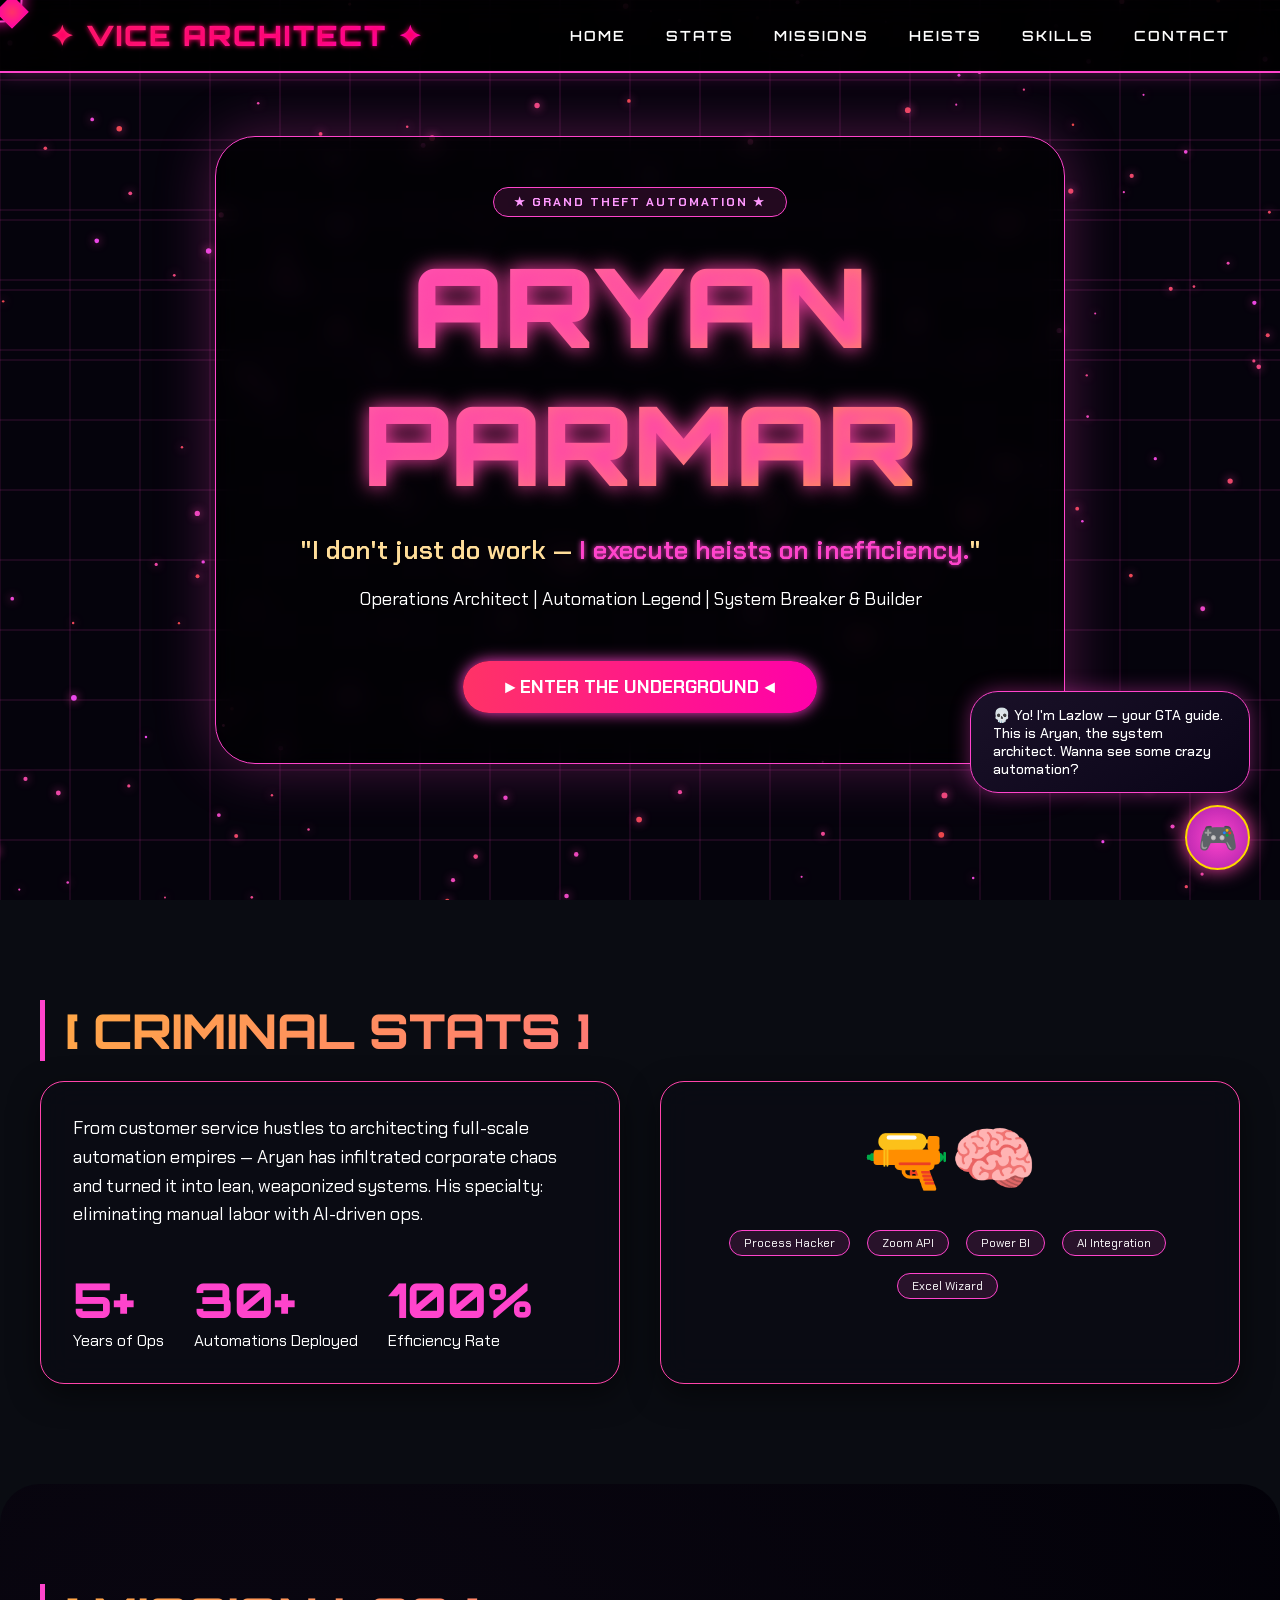
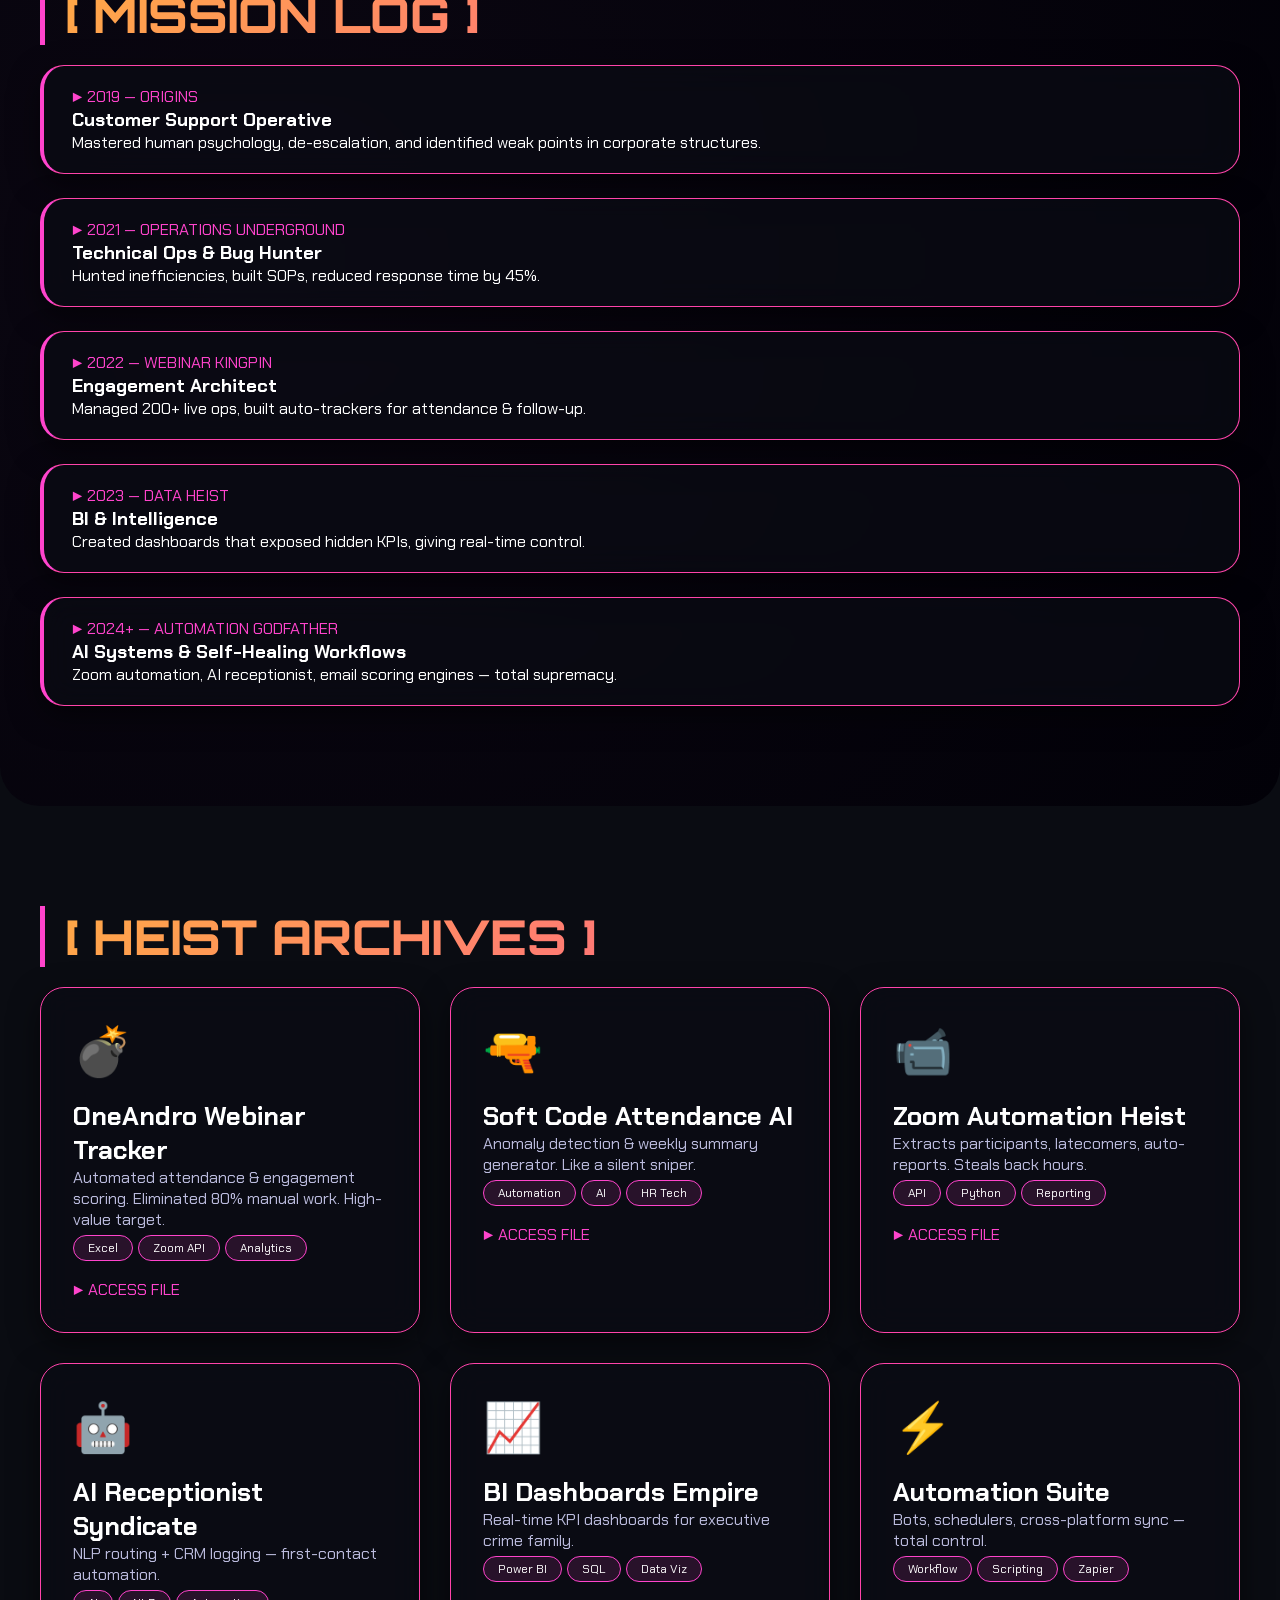
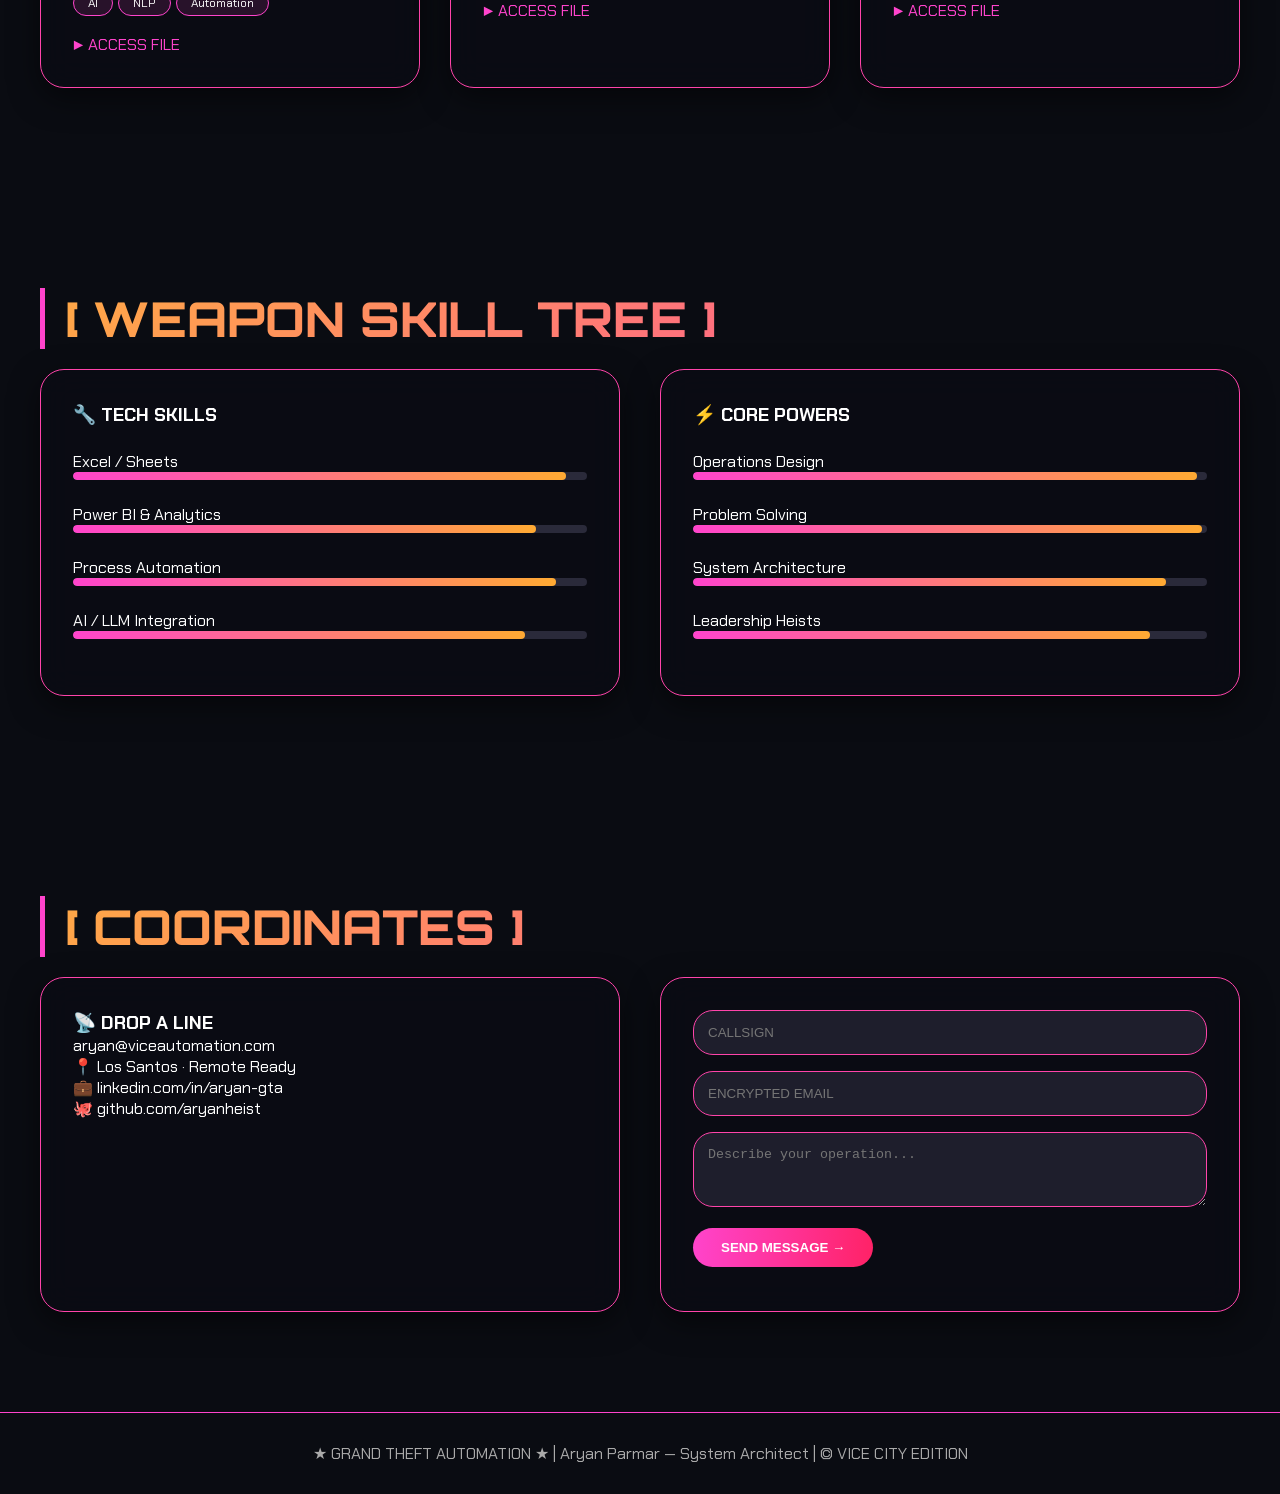
<file: index.html>
<!DOCTYPE html>
<html lang="en">
<head>
  <meta charset="UTF-8">
  <meta name="viewport" content="width=device-width, initial-scale=1.0, user-scalable=no">
  <title>GTA VICE | Aryan Parmar — The Architect</title>
  <link href="https://fonts.googleapis.com/css2?family=Orbitron:wght@400;500;600;700;800;900&family=Chakra+Petch:wght@300;400;500;600;700&display=swap" rel="stylesheet">
  <style>
    * {
      margin: 0;
      padding: 0;
      box-sizing: border-box;
    }

    body {
      background: #0a0c12;
      font-family: 'Chakra Petch', monospace;
      overflow-x: hidden;
      cursor: none;
      color: #fff;
    }

    /* GTA VIBE — neon, glitch, street */
    @keyframes neonPulse {
      0% { text-shadow: 0 0 5px #ff00cc, 0 0 10px #ff00cc, 0 0 20px #ff00cc; }
      100% { text-shadow: 0 0 10px #ff44ee, 0 0 20px #ff44ee, 0 0 30px #ff44ee; }
    }

    @keyframes glitch {
      0% { transform: skew(0deg, 0deg); opacity: 1; }
      95% { transform: skew(0deg, 0deg); opacity: 1; }
      96% { transform: skew(2deg, 1deg); opacity: 0.9; }
      97% { transform: skew(-2deg, -1deg); opacity: 0.95; }
      100% { transform: skew(0deg, 0deg); opacity: 1; }
    }

    .gta-glitch {
      animation: glitch 3s infinite;
    }

    /* custom cursor — weapon style */
    .cursor {
      width: 24px;
      height: 24px;
      background: radial-gradient(circle, #ff3366, #ff00aa);
      border-radius: 0;
      clip-path: polygon(0% 0%, 100% 0%, 100% 100%, 0% 100%);
      transform: rotate(45deg);
      position: fixed;
      pointer-events: none;
      z-index: 9999;
      filter: drop-shadow(0 0 6px #ff0066);
      transition: 0.05s linear;
    }

    .cursor-follower {
      width: 45px;
      height: 45px;
      border: 2px solid #ff44cc;
      border-radius: 50%;
      position: fixed;
      pointer-events: none;
      z-index: 9998;
      transform: translate(-50%, -50%);
      backdrop-filter: blur(4px);
      box-shadow: 0 0 15px #ff00aa;
      transition: 0.1s;
    }

    /* NAVIGATION — GTA STYLE */
    .nav {
      position: fixed;
      top: 0;
      width: 100%;
      padding: 18px 50px;
      background: rgba(0, 0, 0, 0.85);
      backdrop-filter: blur(16px);
      border-bottom: 2px solid #ff44cc;
      z-index: 1000;
      display: flex;
      justify-content: space-between;
      align-items: center;
      font-family: 'Orbitron', monospace;
      box-shadow: 0 0 20px rgba(255, 68, 204, 0.3);
    }

    .logo {
      font-size: 28px;
      font-weight: 900;
      background: linear-gradient(135deg, #ff3366, #ff00cc);
      -webkit-background-clip: text;
      background-clip: text;
      color: transparent;
      letter-spacing: 2px;
      text-shadow: 0 0 5px #ff0066;
    }

    .nav-links {
      display: flex;
      gap: 40px;
    }

    .nav-links a {
      color: #fff;
      text-decoration: none;
      font-weight: 600;
      font-size: 14px;
      letter-spacing: 2px;
      transition: 0.2s;
      text-transform: uppercase;
    }

    .nav-links a:hover {
      color: #ff44cc;
      text-shadow: 0 0 8px #ff44cc;
      transform: scale(1.05);
    }

    .hamburger {
      display: none;
      flex-direction: column;
      gap: 5px;
      cursor: pointer;
    }

    .hamburger span {
      width: 28px;
      height: 3px;
      background: #ff44cc;
      border-radius: 2px;
    }

    .mobile-menu {
      position: fixed;
      top: 0;
      right: -100%;
      width: 280px;
      height: 100vh;
      background: #0a0a12;
      border-left: 3px solid #ff44cc;
      z-index: 2000;
      display: flex;
      flex-direction: column;
      justify-content: center;
      align-items: center;
      gap: 40px;
      transition: 0.4s;
      backdrop-filter: blur(20px);
    }

    .mobile-menu.open {
      right: 0;
    }

    /* GTA BACKGROUND CANVAS (city vibes) */
    #gtaCanvas {
      position: fixed;
      top: 0;
      left: 0;
      width: 100%;
      height: 100%;
      z-index: -2;
      pointer-events: none;
    }

    /* HERO SECTION */
    .hero {
      min-height: 100vh;
      display: flex;
      align-items: center;
      justify-content: center;
      position: relative;
      text-align: center;
      z-index: 2;
    }

    .hero-content {
      background: rgba(0, 0, 0, 0.55);
      backdrop-filter: blur(12px);
      padding: 50px 40px;
      border-radius: 40px;
      border: 1px solid #ff44cc;
      box-shadow: 0 0 60px rgba(255, 68, 204, 0.3);
      max-width: 850px;
      margin: 20px;
      animation: riseUp 1s ease-out;
    }

    @keyframes riseUp {
      from {
        opacity: 0;
        transform: translateY(60px);
      }
      to {
        opacity: 1;
        transform: translateY(0);
      }
    }

    .badge {
      background: #ff44cc20;
      border: 1px solid #ff44cc;
      display: inline-block;
      padding: 6px 20px;
      border-radius: 40px;
      font-size: 12px;
      font-weight: bold;
      letter-spacing: 2px;
      margin-bottom: 20px;
      color: #ff99ff;
    }

    h1 {
      font-family: 'Orbitron', monospace;
      font-size: clamp(48px, 9vw, 110px);
      font-weight: 900;
      background: linear-gradient(135deg, #ff44cc, #ffaa33);
      -webkit-background-clip: text;
      background-clip: text;
      color: transparent;
      text-shadow: 0 0 20px #ff44aa;
      margin-bottom: 20px;
    }

    .tagline {
      font-size: 26px;
      font-weight: 600;
      margin-bottom: 20px;
      color: #ffdd99;
    }

    .highlight {
      color: #ff44cc;
      text-shadow: 0 0 5px #ff44cc;
    }

    .btn-gta {
      display: inline-block;
      margin-top: 30px;
      padding: 14px 42px;
      background: linear-gradient(95deg, #ff3366, #ff00aa);
      border: none;
      border-radius: 60px;
      font-weight: 800;
      font-size: 18px;
      text-transform: uppercase;
      color: #fff;
      cursor: pointer;
      transition: 0.3s;
      box-shadow: 0 0 15px #ff44cc;
      text-decoration: none;
    }

    .btn-gta:hover {
      transform: scale(1.05);
      box-shadow: 0 0 30px #ff44cc;
    }

    /* sections */
    .container {
      max-width: 1300px;
      margin: 0 auto;
      padding: 100px 40px;
      position: relative;
      z-index: 2;
    }

    .section-title {
      font-family: 'Orbitron', monospace;
      font-size: 48px;
      font-weight: 800;
      margin-bottom: 20px;
      background: linear-gradient(135deg, #ffaa44, #ff44aa);
      -webkit-background-clip: text;
      background-clip: text;
      color: transparent;
      border-left: 5px solid #ff44cc;
      padding-left: 20px;
    }

    .section-sub {
      font-size: 18px;
      color: #ccc;
      margin-bottom: 50px;
    }

    /* cards GTA */
    .card-gta {
      background: rgba(10, 12, 20, 0.7);
      backdrop-filter: blur(16px);
      border: 1px solid #ff44aa;
      border-radius: 24px;
      padding: 32px;
      transition: 0.3s;
      box-shadow: 0 10px 30px rgba(0, 0, 0, 0.5);
    }

    .card-gta:hover {
      transform: translateY(-8px);
      border-color: #ffaa33;
      box-shadow: 0 20px 40px rgba(255, 68, 204, 0.3);
    }

    .grid-2 {
      display: grid;
      grid-template-columns: repeat(2, 1fr);
      gap: 40px;
    }

    .stat-number {
      font-size: 48px;
      font-weight: 800;
      color: #ff44cc;
      font-family: 'Orbitron';
    }

    /* timeline */
    .timeline-grid {
      display: flex;
      flex-direction: column;
      gap: 24px;
    }

    .timeline-item {
      border-left: 4px solid #ff44cc;
      padding: 20px 28px;
      transition: 0.2s;
    }

    /* projects */
    .projects-grid {
      display: grid;
      grid-template-columns: repeat(auto-fill, minmax(320px, 1fr));
      gap: 30px;
    }

    .project-card {
      cursor: pointer;
    }

    .project-icon {
      font-size: 48px;
      margin-bottom: 16px;
    }

    .tag {
      display: inline-block;
      background: #ff44cc20;
      border: 1px solid #ff44cc;
      padding: 4px 14px;
      border-radius: 20px;
      font-size: 12px;
      margin: 5px 5px 0 0;
    }

    /* skills bar */
    .skill-bar {
      margin: 24px 0;
    }
    .skill-bar .bar-bg {
      height: 8px;
      background: #2a2a3a;
      border-radius: 8px;
      overflow: hidden;
    }
    .skill-bar .bar-fill {
      width: 0%;
      height: 100%;
      background: linear-gradient(90deg, #ff44cc, #ffaa33);
      border-radius: 8px;
      transition: width 1s ease;
    }

    /* MODAL GTA */
    .modal {
      position: fixed;
      inset: 0;
      background: rgba(0, 0, 0, 0.85);
      backdrop-filter: blur(20px);
      z-index: 3000;
      display: none;
      align-items: center;
      justify-content: center;
    }

    .modal.open {
      display: flex;
    }

    .modal-content {
      background: #0f0f1a;
      border: 2px solid #ff44cc;
      border-radius: 32px;
      padding: 40px;
      max-width: 550px;
      width: 90%;
      color: white;
      box-shadow: 0 0 50px #ff44aa;
    }

    /* assistant GTA character */
    .assistant {
      position: fixed;
      bottom: 30px;
      right: 30px;
      z-index: 2000;
      display: flex;
      flex-direction: column;
      align-items: flex-end;
      gap: 12px;
    }

    .assistant-bubble {
      background: linear-gradient(145deg, #1a1128, #0a0518);
      border: 1px solid #ff44cc;
      border-radius: 28px;
      padding: 14px 22px;
      max-width: 280px;
      font-size: 14px;
      backdrop-filter: blur(8px);
      box-shadow: 0 0 20px rgba(255, 68, 204, 0.4);
      font-weight: 500;
    }

    .assistant-avatar {
      width: 65px;
      height: 65px;
      background: radial-gradient(circle, #ff44cc, #aa22aa);
      border-radius: 50%;
      display: flex;
      align-items: center;
      justify-content: center;
      font-size: 32px;
      cursor: pointer;
      border: 2px solid gold;
      transition: 0.2s;
      box-shadow: 0 0 20px #ff44aa;
    }

    .assistant-avatar:hover {
      transform: scale(1.05);
    }

    /* form */
    input, textarea {
      width: 100%;
      background: #1e1e2c;
      border: 1px solid #ff44aa;
      padding: 14px;
      border-radius: 20px;
      color: white;
      margin-bottom: 16px;
    }

    button {
      background: linear-gradient(95deg, #ff44cc, #ff2266);
      border: none;
      padding: 12px 28px;
      border-radius: 40px;
      font-weight: bold;
      color: white;
      cursor: pointer;
    }

    @media (max-width: 800px) {
      .nav-links {
        display: none;
      }
      .hamburger {
        display: flex;
      }
      .grid-2 {
        grid-template-columns: 1fr;
      }
      .container {
        padding: 70px 24px;
      }
    }

    @media (max-width: 500px) {
      body {
        cursor: auto;
      }
      .cursor, .cursor-follower {
        display: none;
      }
    }

    footer {
      text-align: center;
      padding: 30px;
      border-top: 1px solid #ff44cc;
      color: #aaa;
    }
  </style>
</head>
<body>

<div class="cursor" id="cursor"></div>
<div class="cursor-follower" id="cursorFollower"></div>

<nav class="nav">
  <div class="logo">✦ VICE ARCHITECT ✦</div>
  <div class="nav-links">
    <a href="#home">HOME</a>
    <a href="#about">STATS</a>
    <a href="#journey">MISSIONS</a>
    <a href="#projects">HEISTS</a>
    <a href="#skills">SKILLS</a>
    <a href="#contact">CONTACT</a>
  </div>
  <div class="hamburger" id="hamburger">
    <span></span><span></span><span></span>
  </div>
</nav>

<div class="mobile-menu" id="mobileMenu">
  <a href="#home">HOME</a>
  <a href="#about">STATS</a>
  <a href="#journey">MISSIONS</a>
  <a href="#projects">HEISTS</a>
  <a href="#skills">SKILLS</a>
  <a href="#contact">CONTACT</a>
</div>

<canvas id="gtaCanvas"></canvas>

<!-- GTA Assistant -->
<div class="assistant">
  <div class="assistant-bubble" id="assistantMsg">
    💀 Yo! I'm Lazlow — your GTA guide. This is Aryan, the system architect. Wanna see some crazy automation?
  </div>
  <div class="assistant-avatar" id="assistantAvatar">
    🎮
  </div>
</div>

<!-- HERO -->
<section class="hero" id="home">
  <div class="hero-content">
    <div class="badge">★ GRAND THEFT AUTOMATION ★</div>
    <h1 class="gta-glitch">ARYAN PARMAR</h1>
    <div class="tagline">"I don't just do work — <span class="highlight" id="dynamicWord">I execute heists on inefficiency.</span>"</div>
    <p style="font-size: 18px; margin: 20px 0;">Operations Architect | Automation Legend | System Breaker & Builder</p>
    <a href="#about" class="btn-gta">► ENTER THE UNDERGROUND ◄</a>
  </div>
</section>

<!-- ABOUT SECTION -->
<section id="about" class="container">
  <div class="section-title">[ CRIMINAL STATS ]</div>
  <div class="grid-2">
    <div class="card-gta">
      <p style="font-size: 18px; line-height: 1.6;">From customer service hustles to architecting full-scale automation empires — Aryan has infiltrated corporate chaos and turned it into lean, weaponized systems. His specialty: eliminating manual labor with AI-driven ops.</p>
      <div style="display: flex; gap: 30px; margin-top: 40px;">
        <div><span class="stat-number">5+</span><br>Years of Ops</div>
        <div><span class="stat-number">30+</span><br>Automations Deployed</div>
        <div><span class="stat-number">100%</span><br>Efficiency Rate</div>
      </div>
    </div>
    <div class="card-gta">
      <div style="font-size: 70px; text-align: center;">🔫🧠</div>
      <div style="display: flex; flex-wrap: wrap; gap: 12px; margin-top: 20px; justify-content: center;">
        <span class="tag">Process Hacker</span><span class="tag">Zoom API</span><span class="tag">Power BI</span><span class="tag">AI Integration</span><span class="tag">Excel Wizard</span>
      </div>
    </div>
  </div>
</section>

<!-- JOURNEY - MISSIONS -->
<section id="journey" class="container" style="background: radial-gradient(circle at 20% 40%, #0b0712, #020108); border-radius: 40px;">
  <div class="section-title">[ MISSION LOG ]</div>
  <div class="timeline-grid">
    <div class="card-gta timeline-item"><span style="color:#ff44cc;">▶ 2019 — ORIGINS</span><h3>Customer Support Operative</h3><p>Mastered human psychology, de-escalation, and identified weak points in corporate structures.</p></div>
    <div class="card-gta timeline-item"><span style="color:#ff44cc;">▶ 2021 — OPERATIONS UNDERGROUND</span><h3>Technical Ops & Bug Hunter</h3><p>Hunted inefficiencies, built SOPs, reduced response time by 45%.</p></div>
    <div class="card-gta timeline-item"><span style="color:#ff44cc;">▶ 2022 — WEBINAR KINGPIN</span><h3>Engagement Architect</h3><p>Managed 200+ live ops, built auto-trackers for attendance & follow-up.</p></div>
    <div class="card-gta timeline-item"><span style="color:#ff44cc;">▶ 2023 — DATA HEIST</span><h3>BI & Intelligence</h3><p>Created dashboards that exposed hidden KPIs, giving real-time control.</p></div>
    <div class="card-gta timeline-item"><span style="color:#ff44cc;">▶ 2024+ — AUTOMATION GODFATHER</span><h3>AI Systems & Self-Healing Workflows</h3><p>Zoom automation, AI receptionist, email scoring engines — total supremacy.</p></div>
  </div>
</section>

<!-- PROJECTS (GTA style) -->
<section id="projects" class="container">
  <div class="section-title">[ HEIST ARCHIVES ]</div>
  <div class="projects-grid" id="projectsGrid"></div>
</section>

<!-- SKILLS -->
<section id="skills" class="container">
  <div class="section-title">[ WEAPON SKILL TREE ]</div>
  <div class="grid-2">
    <div class="card-gta">
      <h3>🔧 TECH SKILLS</h3>
      <div class="skill-bar"><div>Excel / Sheets</div><div class="bar-bg"><div class="bar-fill" data-target="96"></div></div></div>
      <div class="skill-bar"><div>Power BI & Analytics</div><div class="bar-bg"><div class="bar-fill" data-target="90"></div></div></div>
      <div class="skill-bar"><div>Process Automation</div><div class="bar-bg"><div class="bar-fill" data-target="94"></div></div></div>
      <div class="skill-bar"><div>AI / LLM Integration</div><div class="bar-bg"><div class="bar-fill" data-target="88"></div></div></div>
    </div>
    <div class="card-gta">
      <h3>⚡ CORE POWERS</h3>
      <div class="skill-bar"><div>Operations Design</div><div class="bar-bg"><div class="bar-fill" data-target="98"></div></div></div>
      <div class="skill-bar"><div>Problem Solving</div><div class="bar-bg"><div class="bar-fill" data-target="99"></div></div></div>
      <div class="skill-bar"><div>System Architecture</div><div class="bar-bg"><div class="bar-fill" data-target="92"></div></div></div>
      <div class="skill-bar"><div>Leadership Heists</div><div class="bar-bg"><div class="bar-fill" data-target="89"></div></div></div>
    </div>
  </div>
</section>

<!-- CONTACT -->
<section id="contact" class="container">
  <div class="section-title">[ COORDINATES ]</div>
  <div class="grid-2">
    <div class="card-gta"><h3>📡 DROP A LINE</h3><p>aryan@viceautomation.com</p><p>📍 Los Santos · Remote Ready</p><p>💼 linkedin.com/in/aryan-gta</p><p>🐙 github.com/aryanheist</p></div>
    <form id="contactForm" class="card-gta">
      <input type="text" placeholder="CALLSIGN" required>
      <input type="email" placeholder="ENCRYPTED EMAIL" required>
      <textarea rows="3" placeholder="Describe your operation..."></textarea>
      <button type="submit">SEND MESSAGE →</button>
      <div id="formFeedback" style="margin-top:12px;"></div>
    </form>
  </div>
</section>

<footer>★ GRAND THEFT AUTOMATION ★ | Aryan Parmar — System Architect | © VICE CITY EDITION</footer>

<script>
  // GTA CANVAS neon grid + particles
  const canvas = document.getElementById('gtaCanvas');
  const ctxCanvas = canvas.getContext('2d');
  let width, height;
  function resizeCanvas() {
    width = window.innerWidth;
    height = window.innerHeight;
    canvas.width = width;
    canvas.height = height;
  }
  resizeCanvas();
  window.addEventListener('resize', resizeCanvas);

  let particlesGTA = [];
  for (let i = 0; i < 180; i++) {
    particlesGTA.push({
      x: Math.random() * width,
      y: Math.random() * height,
      radius: Math.random() * 2 + 1,
      vx: (Math.random() - 0.5) * 0.5,
      vy: (Math.random() - 0.5) * 0.5,
      color: `hsl(${Math.random() * 60 + 300}, 80%, 60%)`
    });
  }

  function drawGTABackground() {
    if (!canvas) return;
    ctxCanvas.fillStyle = '#05030c';
    ctxCanvas.fillRect(0, 0, width, height);
    // neon grid
    ctxCanvas.strokeStyle = '#ff44cc30';
    ctxCanvas.lineWidth = 1;
    for (let i = 0; i < width; i += 70) {
      ctxCanvas.beginPath();
      ctxCanvas.moveTo(i, 0);
      ctxCanvas.lineTo(i, height);
      ctxCanvas.stroke();
      ctxCanvas.beginPath();
      ctxCanvas.moveTo(0, i % height);
      ctxCanvas.lineTo(width, i % height);
      ctxCanvas.stroke();
    }
    for (let p of particlesGTA) {
      ctxCanvas.beginPath();
      ctxCanvas.arc(p.x, p.y, p.radius, 0, Math.PI * 2);
      ctxCanvas.fillStyle = p.color;
      ctxCanvas.shadowBlur = 10;
      ctxCanvas.shadowColor = '#ff44aa';
      ctxCanvas.fill();
      p.x += p.vx;
      p.y += p.vy;
      if (p.x < -20) p.x = width + 20;
      if (p.x > width + 20) p.x = -20;
      if (p.y < -20) p.y = height + 20;
      if (p.y > height + 20) p.y = -20;
    }
    requestAnimationFrame(drawGTABackground);
  }
  drawGTABackground();

  // ROTATING TAGLINE
  const words = ["I execute heists on inefficiency.", "I build automation empires.", "I crack operational chaos.", "I engineer system supremacy."];
  let wordIndex = 0;
  const dynamicSpan = document.getElementById('dynamicWord');
  setInterval(() => {
    if (dynamicSpan) {
      dynamicSpan.style.opacity = '0';
      setTimeout(() => {
        wordIndex = (wordIndex + 1) % words.length;
        dynamicSpan.innerText = words[wordIndex];
        dynamicSpan.style.opacity = '1';
      }, 200);
    }
  }, 3200);

  // PROJECTS DATA (GTA theme)
  const projectsData = [
    { icon: "💣", title: "OneAndro Webinar Tracker", desc: "Automated attendance & engagement scoring. Eliminated 80% manual work. High-value target.", tags: ["Excel", "Zoom API", "Analytics"] },
    { icon: "🔫", title: "Soft Code Attendance AI", desc: "Anomaly detection & weekly summary generator. Like a silent sniper.", tags: ["Automation", "AI", "HR Tech"] },
    { icon: "📹", title: "Zoom Automation Heist", desc: "Extracts participants, latecomers, auto-reports. Steals back hours.", tags: ["API", "Python", "Reporting"] },
    { icon: "🤖", title: "AI Receptionist Syndicate", desc: "NLP routing + CRM logging — first-contact automation.", tags: ["AI", "NLP", "Automation"] },
    { icon: "📈", title: "BI Dashboards Empire", desc: "Real-time KPI dashboards for executive crime family.", tags: ["Power BI", "SQL", "Data Viz"] },
    { icon: "⚡", title: "Automation Suite", desc: "Bots, schedulers, cross-platform sync — total control.", tags: ["Workflow", "Scripting", "Zapier"] }
  ];
  const grid = document.getElementById('projectsGrid');
  projectsData.forEach((proj, idx) => {
    const card = document.createElement('div');
    card.className = 'project-card card-gta';
    card.innerHTML = `
      <div class="project-icon">${proj.icon}</div>
      <h3 style="font-size:26px;">${proj.title}</h3>
      <p style="color:#bbbbdd;">${proj.desc}</p>
      <div>${proj.tags.map(t => `<span class="tag">${t}</span>`).join('')}</div>
      <div style="margin-top:18px; color:#ff44cc;">▶ ACCESS FILE</div>
    `;
    card.addEventListener('click', () => {
      document.getElementById('modalBody').innerHTML = `<h2 style="color:#ff44cc;">${proj.title}</h2><p style="margin:20px 0;">${proj.desc}</p><div>${proj.tags.map(t=>`<span class="tag">${t}</span>`).join('')}</div><p style="margin-top:20px;"><strong>Impact:</strong> Eliminated 70% manual labor, increased accuracy by 95%, stolen hours returned to strategy.</p>`;
      document.getElementById('projectModal').classList.add('open');
    });
    grid.appendChild(card);
  });

  // MODAL logic
  const modal = document.getElementById('projectModal');
  const closeModal = () => modal.classList.remove('open');
  document.getElementById('closeModalBtn')?.addEventListener('click', closeModal);
  modal?.addEventListener('click', (e) => { if (e.target === modal) closeModal(); });

  // SKILL BARS OBSERVER
  const fillers = document.querySelectorAll('.bar-fill');
  const skillObserver = new IntersectionObserver((entries) => {
    entries.forEach(entry => {
      if (entry.isIntersecting) {
        const target = entry.target.getAttribute('data-target');
        if (target) entry.target.style.width = target + '%';
      }
    });
  }, { threshold: 0.5 });
  fillers.forEach(bar => skillObserver.observe(bar));

  // CURSOR
  const cursor = document.getElementById('cursor');
  const follower = document.getElementById('cursorFollower');
  let mx = 0, my = 0, fx = 0, fy = 0;
  document.addEventListener('mousemove', (e) => { mx = e.clientX; my = e.clientY; cursor.style.left = mx + 'px'; cursor.style.top = my + 'px'; });
  function animateCursor() { fx += (mx - fx) * 0.12; fy += (my - fy) * 0.12; follower.style.left = fx + 'px'; follower.style.top = fy + 'px'; requestAnimationFrame(animateCursor); }
  animateCursor();

  // HOVER EFFECTS
  const interactives = document.querySelectorAll('a, button, .project-card, .card-gta');
  interactives.forEach(el => {
    el.addEventListener('mouseenter', () => { cursor.style.transform = 'rotate(90deg) scale(1.2)'; follower.style.width = '60px'; follower.style.height = '60px'; });
    el.addEventListener('mouseleave', () => { cursor.style.transform = 'rotate(45deg) scale(1)'; follower.style.width = '45px'; follower.style.height = '45px'; });
  });

  // NAVIGATION
  const hamburger = document.getElementById('hamburger');
  const mobileMenu = document.getElementById('mobileMenu');
  hamburger.addEventListener('click', () => mobileMenu.classList.toggle('open'));
  document.querySelectorAll('.mobile-menu a').forEach(link => link.addEventListener('click', () => mobileMenu.classList.remove('open')));
  document.querySelectorAll('a[href^="#"]').forEach(anchor => {
    anchor.addEventListener('click', function (e) {
      e.preventDefault();
      const target = document.querySelector(this.getAttribute('href'));
      if (target) target.scrollIntoView({ behavior: 'smooth' });
    });
  });

  // ASSISTANT INTERACTION
  const assistantAvatar = document.getElementById('assistantAvatar');
  const assistantBubble = document.getElementById('assistantMsg');
  const gtaMessages = ["💀 Yo! Check Aryan's heists below.", "🔫 Automation is the ultimate weapon.", "🏆 He built systems that run themselves.", "💎 Click any project — see the loot."];
  let msgIdx = 0;
  setInterval(() => {
    assistantBubble.style.opacity = '0';
    setTimeout(() => {
      assistantBubble.innerHTML = gtaMessages[msgIdx % gtaMessages.length];
      assistantBubble.style.opacity = '1';
      msgIdx++;
    }, 200);
  }, 5000);
  assistantAvatar.addEventListener('click', () => {
    assistantBubble.innerHTML = "🎮 I'm Lazlow — this architect rewrites the rules. Explore his world.";
  });

  // CONTACT FORM
  const contactForm = document.getElementById('contactForm');
  if (contactForm) {
    contactForm.addEventListener('submit', (e) => {
      e.preventDefault();
      document.getElementById('formFeedback').innerHTML = '✅ Signal sent! The crew will contact you.';
      contactForm.reset();
      setTimeout(() => document.getElementById('formFeedback').innerHTML = '', 3000);
    });
  }

  // ADD MODAL CLOSE BUTTON DYNAMICALLY
  const modalDiv = document.getElementById('projectModal');
  if (!document.getElementById('closeModalBtn')) {
    const closeBtn = document.createElement('button');
    closeBtn.id = 'closeModalBtn';
    closeBtn.innerText = '✕';
    closeBtn.style.position = 'absolute';
    closeBtn.style.top = '20px';
    closeBtn.style.right = '20px';
    closeBtn.style.background = '#ff44aa';
    closeBtn.style.border = 'none';
    closeBtn.style.borderRadius = '50%';
    closeBtn.style.width = '36px';
    closeBtn.style.cursor = 'pointer';
    const modalContent = document.querySelector('.modal-content');
    if (modalContent) modalContent.style.position = 'relative';
    modalContent?.appendChild(closeBtn);
    closeBtn.addEventListener('click', closeModal);
  }
</script>
</body>
</html>
</file>
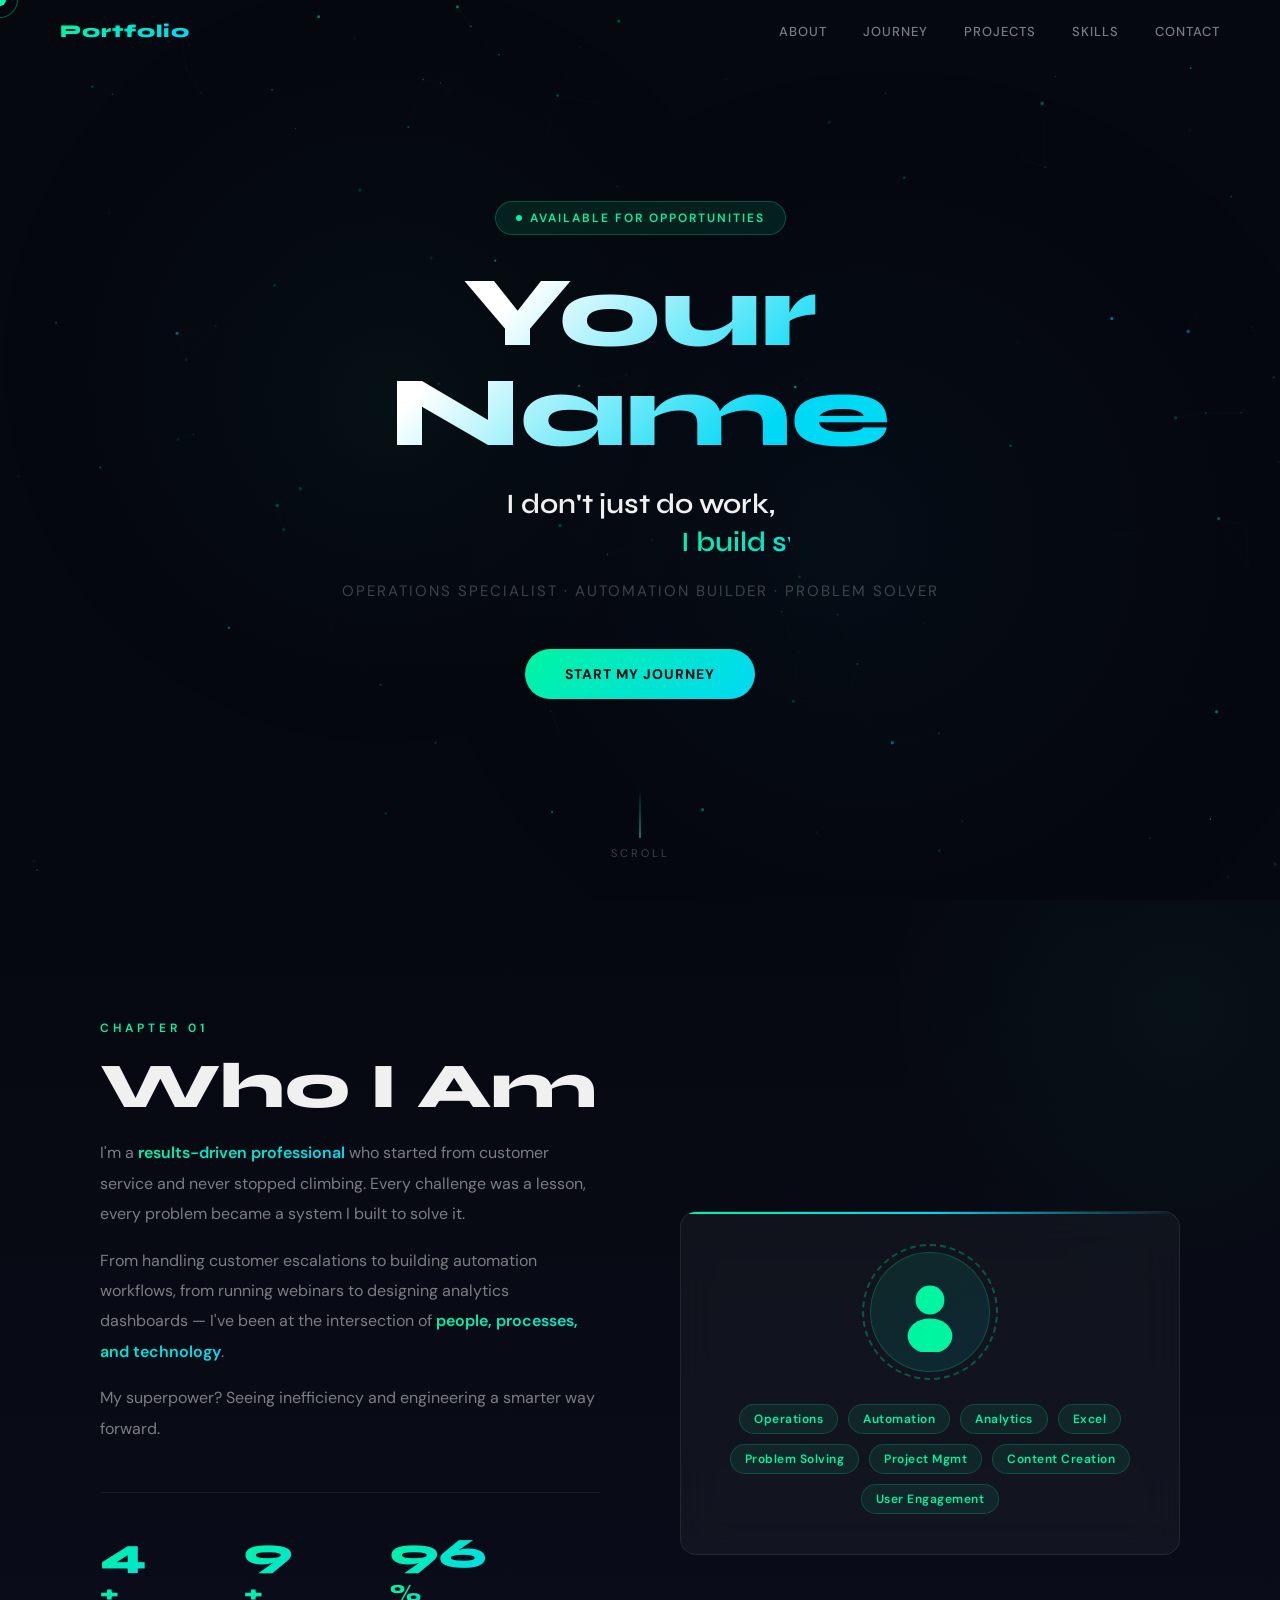
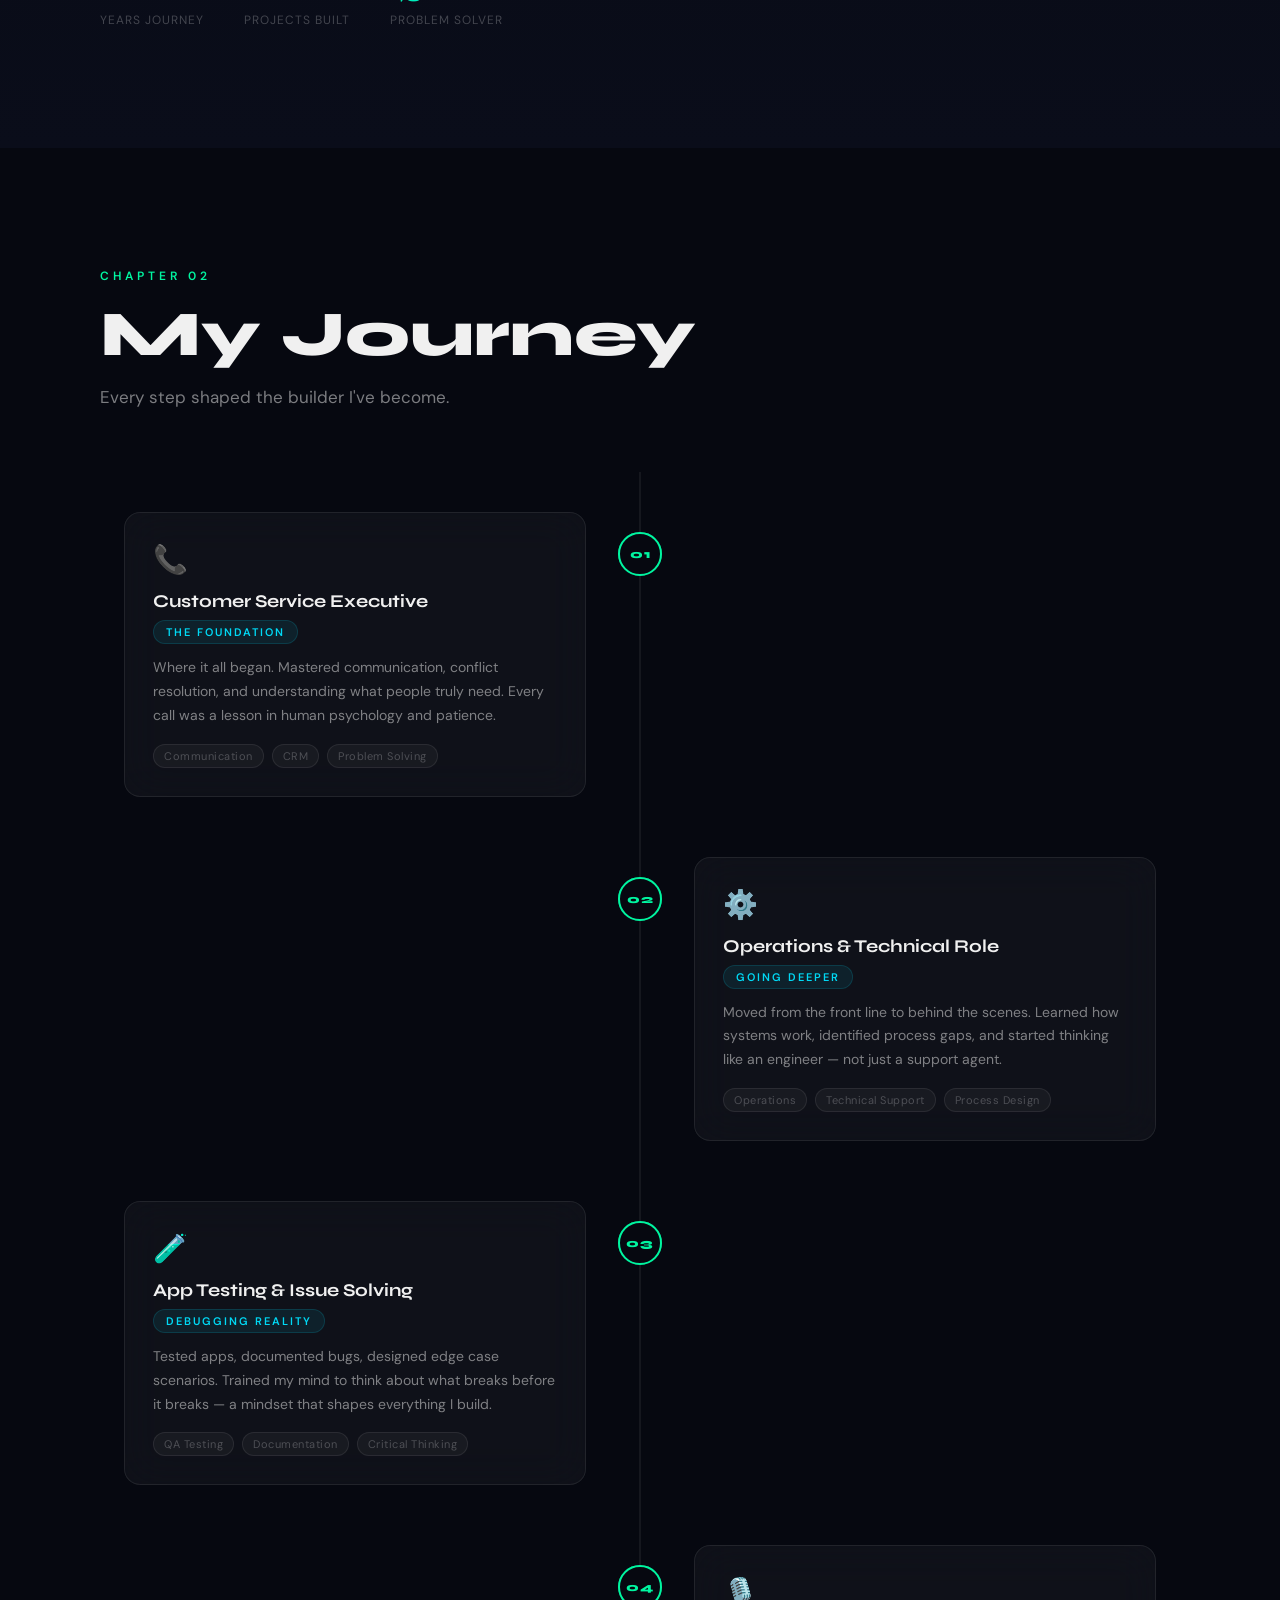
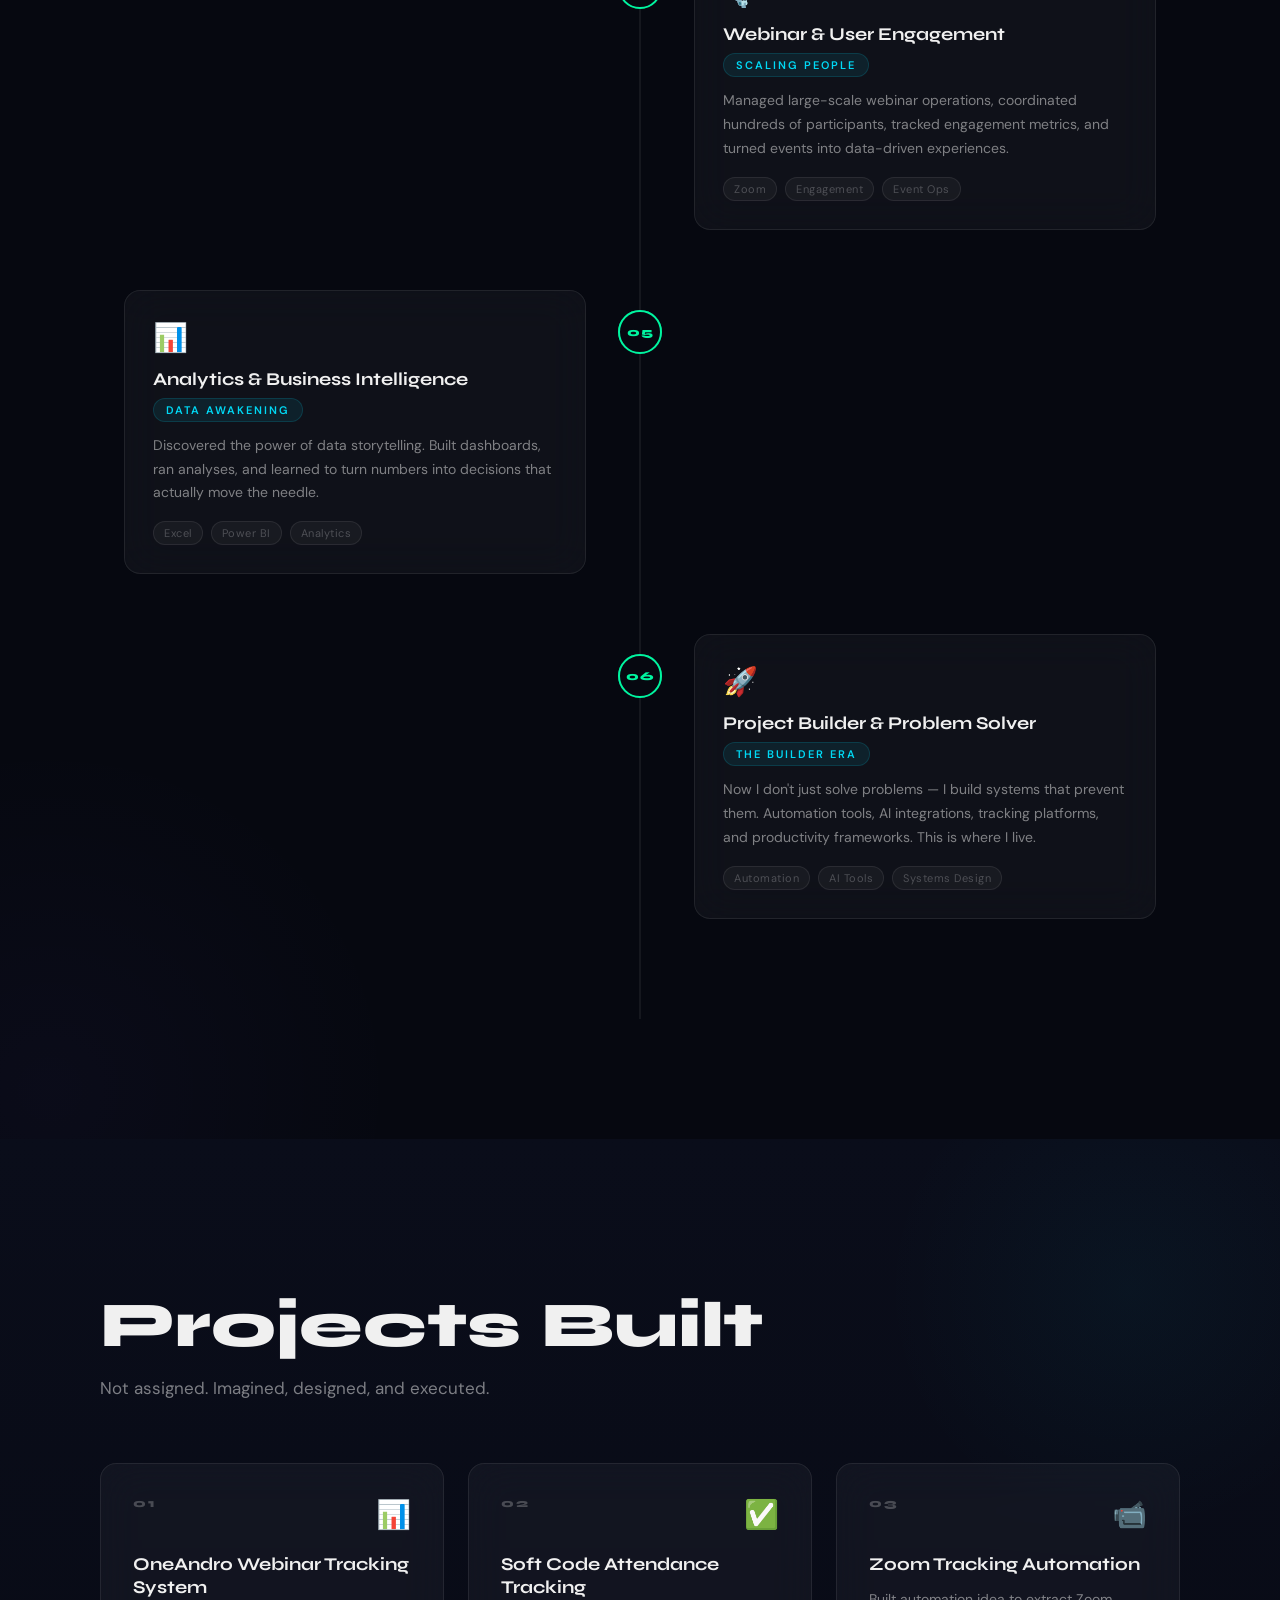
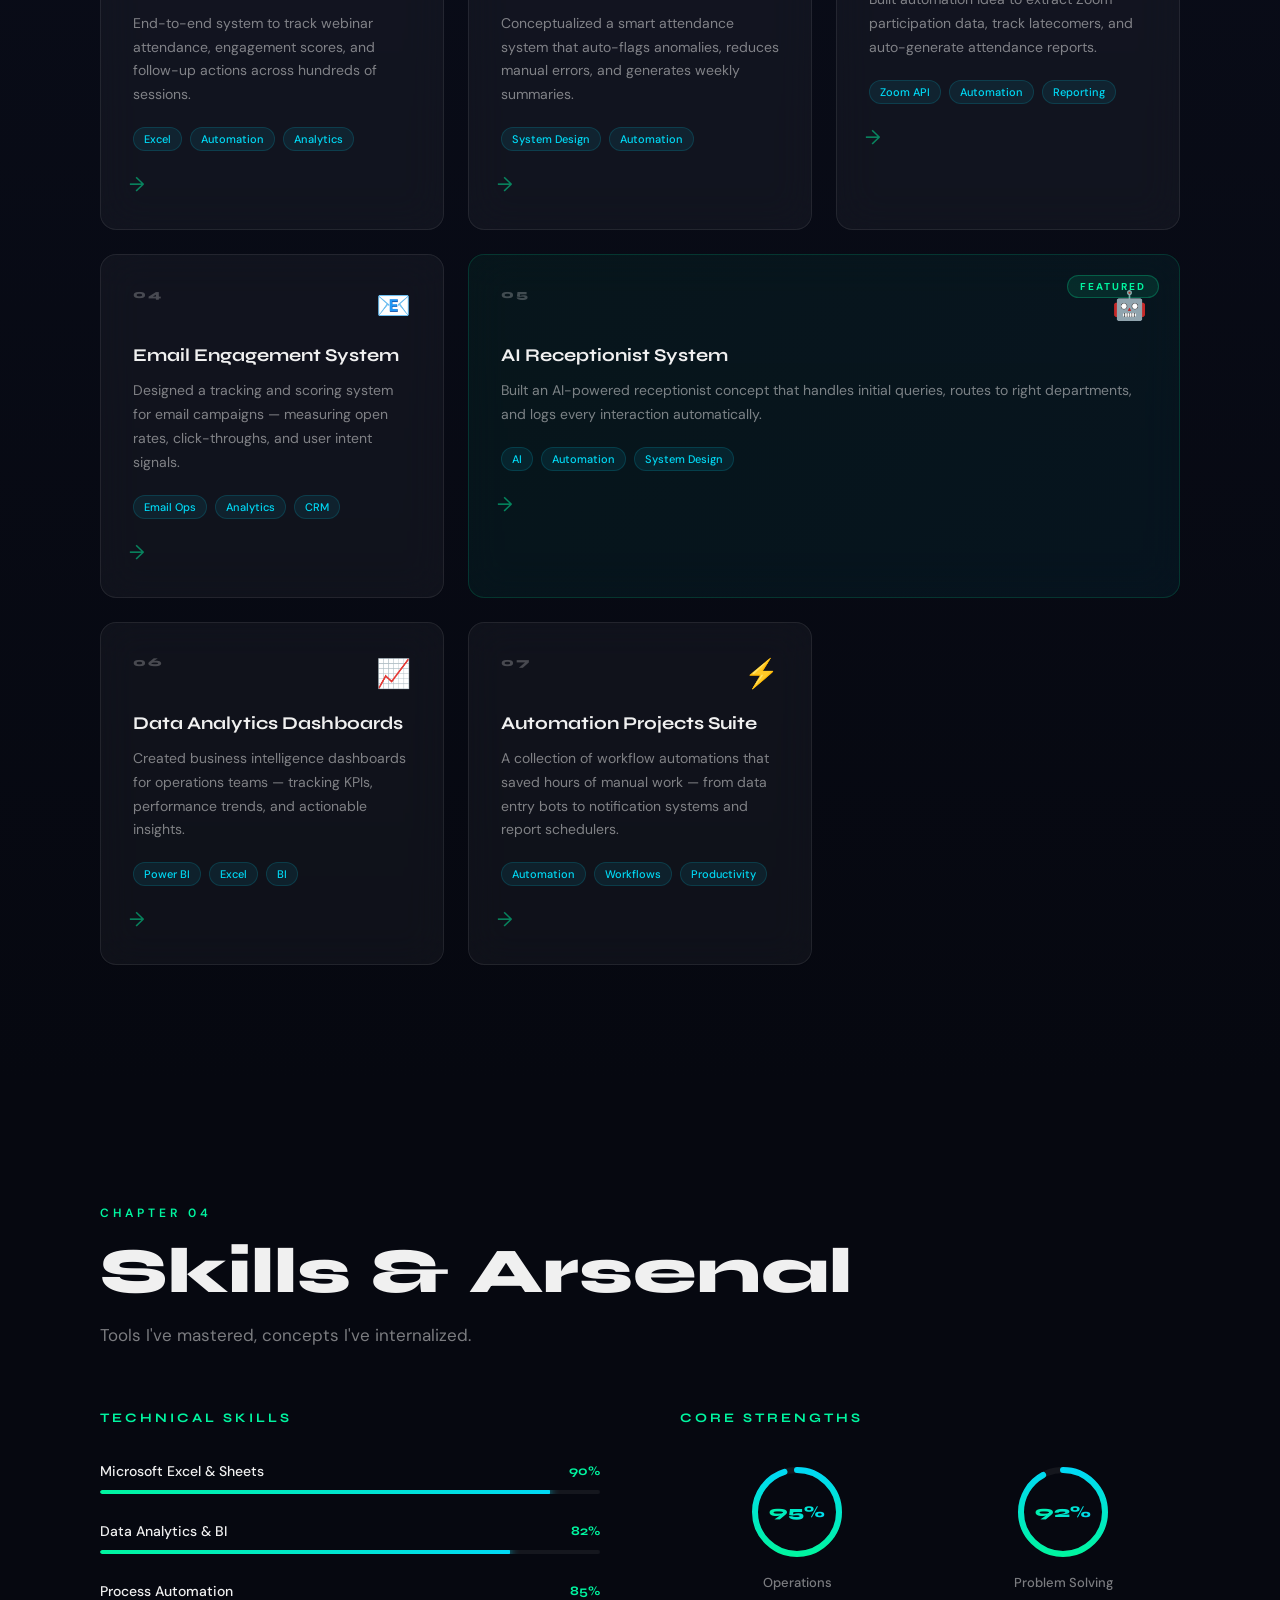
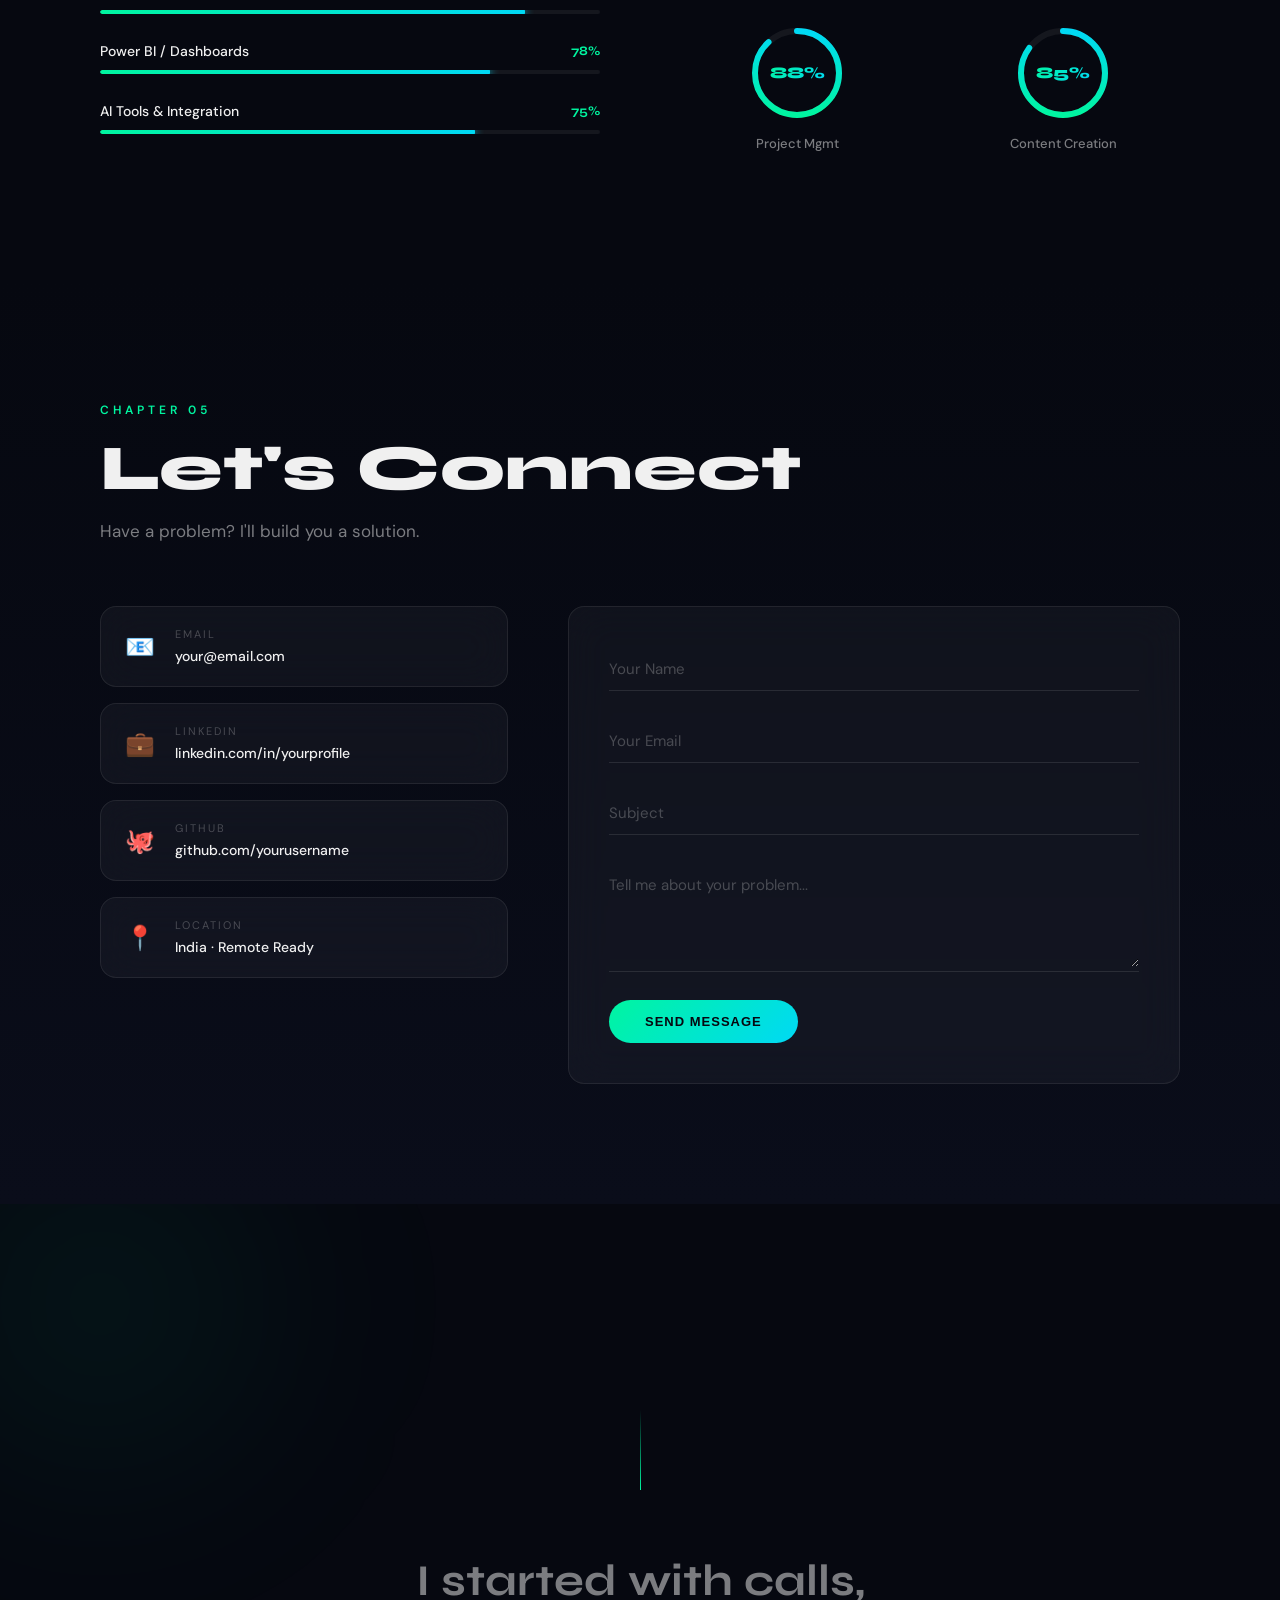
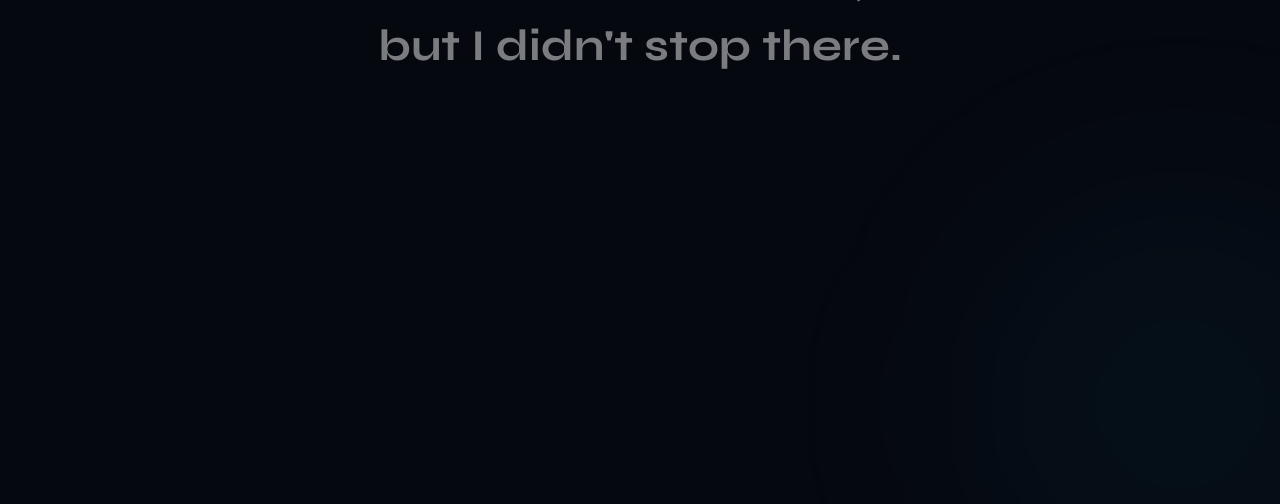
<file: index (1).html>
<!DOCTYPE html>
<html lang="en">
<head>
<meta charset="UTF-8">
<meta name="viewport" content="width=device-width, initial-scale=1.0">
<title>Portfolio — I Create Solutions</title>
<link rel="preconnect" href="https://fonts.googleapis.com">
<link rel="preconnect" href="https://fonts.gstatic.com" crossorigin>
<link href="https://fonts.googleapis.com/css2?family=Clash+Display:wght@400;500;600;700&family=Syne:wght@400;500;600;700;800&family=DM+Sans:ital,wght@0,300;0,400;0,500;1,300&display=swap" rel="stylesheet">
<link rel="stylesheet" href="style.css">
</head>
<body>

<!-- Custom Cursor -->
<div class="cursor" id="cursor"></div>
<div class="cursor-follower" id="cursorFollower"></div>

<!-- Loader -->
<div class="loader" id="loader">
  <div class="loader-inner">
    <div class="loader-line"></div>
    <p class="loader-text">Loading Story<span class="loader-dots">...</span></p>
  </div>
</div>

<!-- Navigation -->
<nav class="nav" id="nav">
  <div class="nav-logo">Portfolio</div>
  <div class="nav-links">
    <a href="#about">About</a>
    <a href="#journey">Journey</a>
    <a href="#projects">Projects</a>
    <a href="#skills">Skills</a>
    <a href="#contact">Contact</a>
  </div>
  <div class="nav-hamburger" id="hamburger">
    <span></span><span></span><span></span>
  </div>
</nav>

<!-- Mobile Nav -->
<div class="mobile-nav" id="mobileNav">
  <a href="#about" class="mobile-nav-link">About</a>
  <a href="#journey" class="mobile-nav-link">Journey</a>
  <a href="#projects" class="mobile-nav-link">Projects</a>
  <a href="#skills" class="mobile-nav-link">Skills</a>
  <a href="#contact" class="mobile-nav-link">Contact</a>
</div>

<!-- ===== HERO SECTION ===== -->
<section class="hero" id="hero">
  <canvas id="particleCanvas"></canvas>
  <div class="hero-content">
    <div class="hero-badge reveal-up">Available for Opportunities</div>
    <h1 class="hero-name reveal-up">
      <span class="name-line" data-text="Your Name">Your Name</span>
    </h1>
    <div class="hero-tagline reveal-up">
      <span class="tagline-static">I don't just do work,</span>
      <span class="tagline-animated">
        <span class="word active">I create solutions.</span>
        <span class="word">I build systems.</span>
        <span class="word">I automate futures.</span>
      </span>
    </div>
    <p class="hero-sub reveal-up">Operations Specialist · Automation Builder · Problem Solver</p>
    <a href="#about" class="hero-btn reveal-up">
      <span>Start My Journey</span>
      <div class="btn-glow"></div>
    </a>
  </div>
  <div class="hero-scroll-indicator">
    <div class="scroll-line"></div>
    <span>Scroll</span>
  </div>
</section>

<!-- ===== ABOUT SECTION ===== -->
<section class="about" id="about">
  <div class="section-container">
    <div class="section-label">Chapter 01</div>
    <h2 class="section-title split-text">Who I Am</h2>
    <div class="about-grid">
      <div class="about-text">
        <p class="about-intro">I'm a <span class="highlight">results-driven professional</span> who started from customer service and never stopped climbing. Every challenge was a lesson, every problem became a system I built to solve it.</p>
        <p>From handling customer escalations to building automation workflows, from running webinars to designing analytics dashboards — I've been at the intersection of <span class="highlight">people, processes, and technology</span>.</p>
        <p>My superpower? Seeing inefficiency and engineering a smarter way forward.</p>
        <div class="about-stats">
          <div class="stat-item">
            <span class="stat-num" data-target="5">0</span><span class="stat-suffix">+</span>
            <span class="stat-label">Years Journey</span>
          </div>
          <div class="stat-item">
            <span class="stat-num" data-target="10">0</span><span class="stat-suffix">+</span>
            <span class="stat-label">Projects Built</span>
          </div>
          <div class="stat-item">
            <span class="stat-num" data-target="100">0</span><span class="stat-suffix">%</span>
            <span class="stat-label">Problem Solver</span>
          </div>
        </div>
      </div>
      <div class="about-visual">
        <div class="about-card glass">
          <div class="about-avatar">
            <div class="avatar-ring"></div>
            <div class="avatar-inner">
              <svg viewBox="0 0 100 100" fill="none" xmlns="http://www.w3.org/2000/svg">
                <circle cx="50" cy="35" r="18" fill="url(#avatarGrad)"/>
                <ellipse cx="50" cy="80" rx="28" ry="22" fill="url(#avatarGrad)"/>
                <defs>
                  <linearGradient id="avatarGrad" x1="0" y1="0" x2="100" y2="100">
                    <stop offset="0%" stop-color="#00f5a0"/>
                    <stop offset="100%" stop-color="#00d9f5"/>
                  </linearGradient>
                </defs>
              </svg>
            </div>
          </div>
          <div class="skill-tags">
            <span class="tag">Operations</span>
            <span class="tag">Automation</span>
            <span class="tag">Analytics</span>
            <span class="tag">Excel</span>
            <span class="tag">Problem Solving</span>
            <span class="tag">Project Mgmt</span>
            <span class="tag">Content Creation</span>
            <span class="tag">User Engagement</span>
          </div>
        </div>
      </div>
    </div>
  </div>
</section>

<!-- ===== JOURNEY SECTION ===== -->
<section class="journey" id="journey">
  <div class="section-container">
    <div class="section-label">Chapter 02</div>
    <h2 class="section-title">My Journey</h2>
    <p class="section-sub">Every step shaped the builder I've become.</p>
    <div class="timeline">
      <div class="timeline-line">
        <div class="timeline-progress" id="timelineProgress"></div>
      </div>

      <div class="timeline-item" data-side="left">
        <div class="timeline-dot">
          <div class="dot-pulse"></div>
          <span>01</span>
        </div>
        <div class="timeline-card glass">
          <div class="timeline-icon">📞</div>
          <h3>Customer Service Executive</h3>
          <div class="timeline-tag">The Foundation</div>
          <p>Where it all began. Mastered communication, conflict resolution, and understanding what people truly need. Every call was a lesson in human psychology and patience.</p>
          <div class="timeline-skills">
            <span>Communication</span><span>CRM</span><span>Problem Solving</span>
          </div>
        </div>
      </div>

      <div class="timeline-item" data-side="right">
        <div class="timeline-dot">
          <div class="dot-pulse"></div>
          <span>02</span>
        </div>
        <div class="timeline-card glass">
          <div class="timeline-icon">⚙️</div>
          <h3>Operations & Technical Role</h3>
          <div class="timeline-tag">Going Deeper</div>
          <p>Moved from the front line to behind the scenes. Learned how systems work, identified process gaps, and started thinking like an engineer — not just a support agent.</p>
          <div class="timeline-skills">
            <span>Operations</span><span>Technical Support</span><span>Process Design</span>
          </div>
        </div>
      </div>

      <div class="timeline-item" data-side="left">
        <div class="timeline-dot">
          <div class="dot-pulse"></div>
          <span>03</span>
        </div>
        <div class="timeline-card glass">
          <div class="timeline-icon">🧪</div>
          <h3>App Testing & Issue Solving</h3>
          <div class="timeline-tag">Debugging Reality</div>
          <p>Tested apps, documented bugs, designed edge case scenarios. Trained my mind to think about what breaks before it breaks — a mindset that shapes everything I build.</p>
          <div class="timeline-skills">
            <span>QA Testing</span><span>Documentation</span><span>Critical Thinking</span>
          </div>
        </div>
      </div>

      <div class="timeline-item" data-side="right">
        <div class="timeline-dot">
          <div class="dot-pulse"></div>
          <span>04</span>
        </div>
        <div class="timeline-card glass">
          <div class="timeline-icon">🎙️</div>
          <h3>Webinar & User Engagement</h3>
          <div class="timeline-tag">Scaling People</div>
          <p>Managed large-scale webinar operations, coordinated hundreds of participants, tracked engagement metrics, and turned events into data-driven experiences.</p>
          <div class="timeline-skills">
            <span>Zoom</span><span>Engagement</span><span>Event Ops</span>
          </div>
        </div>
      </div>

      <div class="timeline-item" data-side="left">
        <div class="timeline-dot">
          <div class="dot-pulse"></div>
          <span>05</span>
        </div>
        <div class="timeline-card glass">
          <div class="timeline-icon">📊</div>
          <h3>Analytics & Business Intelligence</h3>
          <div class="timeline-tag">Data Awakening</div>
          <p>Discovered the power of data storytelling. Built dashboards, ran analyses, and learned to turn numbers into decisions that actually move the needle.</p>
          <div class="timeline-skills">
            <span>Excel</span><span>Power BI</span><span>Analytics</span>
          </div>
        </div>
      </div>

      <div class="timeline-item" data-side="right">
        <div class="timeline-dot">
          <div class="dot-pulse"></div>
          <span>06</span>
        </div>
        <div class="timeline-card glass">
          <div class="timeline-icon">🚀</div>
          <h3>Project Builder & Problem Solver</h3>
          <div class="timeline-tag">The Builder Era</div>
          <p>Now I don't just solve problems — I build systems that prevent them. Automation tools, AI integrations, tracking platforms, and productivity frameworks. This is where I live.</p>
          <div class="timeline-skills">
            <span>Automation</span><span>AI Tools</span><span>Systems Design</span>
          </div>
        </div>
      </div>

    </div>
  </div>
</section>

<!-- ===== PROJECTS SECTION ===== -->
<section class="projects" id="projects">
  <div class="section-container">
    <div class="section-label">Chapter 03</div>
    <h2 class="section-title">Projects Built</h2>
    <p class="section-sub">Not assigned. Imagined, designed, and executed.</p>
    <div class="projects-grid">

      <div class="project-card glass" data-project="0">
        <div class="project-glow"></div>
        <div class="project-header">
          <span class="project-num">01</span>
          <div class="project-icon">📊</div>
        </div>
        <h3>OneAndro Webinar Tracking System</h3>
        <p>End-to-end system to track webinar attendance, engagement scores, and follow-up actions across hundreds of sessions.</p>
        <div class="project-tags">
          <span>Excel</span><span>Automation</span><span>Analytics</span>
        </div>
        <div class="project-arrow">→</div>
      </div>

      <div class="project-card glass" data-project="1">
        <div class="project-glow"></div>
        <div class="project-header">
          <span class="project-num">02</span>
          <div class="project-icon">✅</div>
        </div>
        <h3>Soft Code Attendance Tracking</h3>
        <p>Conceptualized a smart attendance system that auto-flags anomalies, reduces manual errors, and generates weekly summaries.</p>
        <div class="project-tags">
          <span>System Design</span><span>Automation</span>
        </div>
        <div class="project-arrow">→</div>
      </div>

      <div class="project-card glass" data-project="2">
        <div class="project-glow"></div>
        <div class="project-header">
          <span class="project-num">03</span>
          <div class="project-icon">📹</div>
        </div>
        <h3>Zoom Tracking Automation</h3>
        <p>Built automation idea to extract Zoom participation data, track latecomers, and auto-generate attendance reports.</p>
        <div class="project-tags">
          <span>Zoom API</span><span>Automation</span><span>Reporting</span>
        </div>
        <div class="project-arrow">→</div>
      </div>

      <div class="project-card glass" data-project="3">
        <div class="project-glow"></div>
        <div class="project-header">
          <span class="project-num">04</span>
          <div class="project-icon">📧</div>
        </div>
        <h3>Email Engagement System</h3>
        <p>Designed a tracking and scoring system for email campaigns — measuring open rates, click-throughs, and user intent signals.</p>
        <div class="project-tags">
          <span>Email Ops</span><span>Analytics</span><span>CRM</span>
        </div>
        <div class="project-arrow">→</div>
      </div>

      <div class="project-card glass featured" data-project="4">
        <div class="project-glow"></div>
        <div class="project-badge">Featured</div>
        <div class="project-header">
          <span class="project-num">05</span>
          <div class="project-icon">🤖</div>
        </div>
        <h3>AI Receptionist System</h3>
        <p>Built an AI-powered receptionist concept that handles initial queries, routes to right departments, and logs every interaction automatically.</p>
        <div class="project-tags">
          <span>AI</span><span>Automation</span><span>System Design</span>
        </div>
        <div class="project-arrow">→</div>
      </div>

      <div class="project-card glass" data-project="5">
        <div class="project-glow"></div>
        <div class="project-header">
          <span class="project-num">06</span>
          <div class="project-icon">📈</div>
        </div>
        <h3>Data Analytics Dashboards</h3>
        <p>Created business intelligence dashboards for operations teams — tracking KPIs, performance trends, and actionable insights.</p>
        <div class="project-tags">
          <span>Power BI</span><span>Excel</span><span>BI</span>
        </div>
        <div class="project-arrow">→</div>
      </div>

      <div class="project-card glass" data-project="6">
        <div class="project-glow"></div>
        <div class="project-header">
          <span class="project-num">07</span>
          <div class="project-icon">⚡</div>
        </div>
        <h3>Automation Projects Suite</h3>
        <p>A collection of workflow automations that saved hours of manual work — from data entry bots to notification systems and report schedulers.</p>
        <div class="project-tags">
          <span>Automation</span><span>Workflows</span><span>Productivity</span>
        </div>
        <div class="project-arrow">→</div>
      </div>

    </div>
  </div>
</section>

<!-- Project Modal -->
<div class="project-modal" id="projectModal">
  <div class="modal-overlay" id="modalOverlay"></div>
  <div class="modal-content glass" id="modalContent">
    <button class="modal-close" id="modalClose">✕</button>
    <div id="modalBody"></div>
  </div>
</div>

<!-- ===== SKILLS SECTION ===== -->
<section class="skills" id="skills">
  <div class="section-container">
    <div class="section-label">Chapter 04</div>
    <h2 class="section-title">Skills & Arsenal</h2>
    <p class="section-sub">Tools I've mastered, concepts I've internalized.</p>

    <div class="skills-layout">
      <div class="skills-bars">
        <h3 class="skills-category">Technical Skills</h3>
        <div class="skill-bar-item" data-percent="90">
          <div class="skill-bar-header">
            <span>Microsoft Excel & Sheets</span>
            <span class="skill-percent">90%</span>
          </div>
          <div class="skill-bar-track">
            <div class="skill-bar-fill" style="--target: 90%"></div>
          </div>
        </div>
        <div class="skill-bar-item" data-percent="82">
          <div class="skill-bar-header">
            <span>Data Analytics & BI</span>
            <span class="skill-percent">82%</span>
          </div>
          <div class="skill-bar-track">
            <div class="skill-bar-fill" style="--target: 82%"></div>
          </div>
        </div>
        <div class="skill-bar-item" data-percent="85">
          <div class="skill-bar-header">
            <span>Process Automation</span>
            <span class="skill-percent">85%</span>
          </div>
          <div class="skill-bar-track">
            <div class="skill-bar-fill" style="--target: 85%"></div>
          </div>
        </div>
        <div class="skill-bar-item" data-percent="78">
          <div class="skill-bar-header">
            <span>Power BI / Dashboards</span>
            <span class="skill-percent">78%</span>
          </div>
          <div class="skill-bar-track">
            <div class="skill-bar-fill" style="--target: 78%"></div>
          </div>
        </div>
        <div class="skill-bar-item" data-percent="75">
          <div class="skill-bar-header">
            <span>AI Tools & Integration</span>
            <span class="skill-percent">75%</span>
          </div>
          <div class="skill-bar-track">
            <div class="skill-bar-fill" style="--target: 75%"></div>
          </div>
        </div>
      </div>

      <div class="skills-orbs">
        <h3 class="skills-category">Core Strengths</h3>
        <div class="orbs-grid">
          <div class="orb-item">
            <div class="orb-ring"><div class="orb-inner" data-percent="95">
              <svg viewBox="0 0 100 100"><circle cx="50" cy="50" r="42" class="orb-bg"/><circle cx="50" cy="50" r="42" class="orb-fill" style="--p:95"/></svg>
              <span class="orb-val">95%</span>
            </div></div>
            <p>Operations</p>
          </div>
          <div class="orb-item">
            <div class="orb-ring"><div class="orb-inner" data-percent="92">
              <svg viewBox="0 0 100 100"><circle cx="50" cy="50" r="42" class="orb-bg"/><circle cx="50" cy="50" r="42" class="orb-fill" style="--p:92"/></svg>
              <span class="orb-val">92%</span>
            </div></div>
            <p>Problem Solving</p>
          </div>
          <div class="orb-item">
            <div class="orb-ring"><div class="orb-inner" data-percent="88">
              <svg viewBox="0 0 100 100"><circle cx="50" cy="50" r="42" class="orb-bg"/><circle cx="50" cy="50" r="42" class="orb-fill" style="--p:88"/></svg>
              <span class="orb-val">88%</span>
            </div></div>
            <p>Project Mgmt</p>
          </div>
          <div class="orb-item">
            <div class="orb-ring"><div class="orb-inner" data-percent="85">
              <svg viewBox="0 0 100 100"><circle cx="50" cy="50" r="42" class="orb-bg"/><circle cx="50" cy="50" r="42" class="orb-fill" style="--p:85"/></svg>
              <span class="orb-val">85%</span>
            </div></div>
            <p>Content Creation</p>
          </div>
        </div>
      </div>
    </div>
  </div>
</section>

<!-- ===== CONTACT SECTION ===== -->
<section class="contact" id="contact">
  <div class="section-container">
    <div class="section-label">Chapter 05</div>
    <h2 class="section-title">Let's Connect</h2>
    <p class="section-sub">Have a problem? I'll build you a solution.</p>
    <div class="contact-grid">
      <div class="contact-info">
        <div class="contact-item glass">
          <span class="contact-icon">📧</span>
          <div>
            <span class="contact-label">Email</span>
            <a href="mailto:your@email.com" class="contact-value">your@email.com</a>
          </div>
        </div>
        <div class="contact-item glass">
          <span class="contact-icon">💼</span>
          <div>
            <span class="contact-label">LinkedIn</span>
            <a href="#" class="contact-value">linkedin.com/in/yourprofile</a>
          </div>
        </div>
        <div class="contact-item glass">
          <span class="contact-icon">🐙</span>
          <div>
            <span class="contact-label">GitHub</span>
            <a href="#" class="contact-value">github.com/yourusername</a>
          </div>
        </div>
        <div class="contact-item glass">
          <span class="contact-icon">📍</span>
          <div>
            <span class="contact-label">Location</span>
            <span class="contact-value">India · Remote Ready</span>
          </div>
        </div>
      </div>
      <form class="contact-form glass" id="contactForm">
        <div class="form-group">
          <input type="text" placeholder="Your Name" class="form-input" required>
          <div class="form-line"></div>
        </div>
        <div class="form-group">
          <input type="email" placeholder="Your Email" class="form-input" required>
          <div class="form-line"></div>
        </div>
        <div class="form-group">
          <input type="text" placeholder="Subject" class="form-input">
          <div class="form-line"></div>
        </div>
        <div class="form-group">
          <textarea placeholder="Tell me about your problem..." class="form-input form-textarea" rows="4" required></textarea>
          <div class="form-line"></div>
        </div>
        <button type="submit" class="submit-btn">
          <span>Send Message</span>
          <div class="btn-glow"></div>
        </button>
        <div class="form-success" id="formSuccess">Message sent! I'll reply soon ✓</div>
      </form>
    </div>
  </div>
</section>

<!-- ===== FINAL SECTION ===== -->
<section class="finale" id="finale">
  <div class="finale-bg">
    <div class="finale-orb finale-orb-1"></div>
    <div class="finale-orb finale-orb-2"></div>
  </div>
  <div class="finale-content">
    <div class="finale-line"></div>
    <blockquote class="finale-quote">
      <span class="q-line" data-delay="0">I started with calls,</span>
      <span class="q-line" data-delay="0.3">but I didn't stop there.</span>
      <span class="q-line q-highlight" data-delay="0.7">I started building solutions.</span>
    </blockquote>
    <p class="finale-sub">And I'm not done yet.</p>
    <a href="#hero" class="back-top-btn glass">
      <span>↑</span> Back to Top
    </a>
  </div>
</section>

<script src="script.js"></script>
</body>
</html>
</file>
<file: style.css>
/* ============================================
   PORTFOLIO CSS — DARK CINEMATIC THEME
   ============================================ */

:root {
  --bg: #060810;
  --bg-2: #0a0d1a;
  --surface: rgba(255,255,255,0.04);
  --surface-hover: rgba(255,255,255,0.08);
  --border: rgba(255,255,255,0.08);
  --border-hover: rgba(0,245,160,0.3);
  --neon-1: #00f5a0;
  --neon-2: #00d9f5;
  --neon-3: #7b61ff;
  --neon-4: #ff6b6b;
  --text: #f0f0f0;
  --text-muted: rgba(240,240,240,0.5);
  --text-dim: rgba(240,240,240,0.25);
  --glow-1: rgba(0,245,160,0.15);
  --glow-2: rgba(0,217,245,0.15);
  --radius: 16px;
  --radius-sm: 10px;
  --font-display: 'Syne', sans-serif;
  --font-body: 'DM Sans', sans-serif;
}

/* ===== RESET & BASE ===== */
*, *::before, *::after { margin: 0; padding: 0; box-sizing: border-box; }
html { scroll-behavior: smooth; overflow-x: hidden; }
body {
  background: var(--bg);
  color: var(--text);
  font-family: var(--font-body);
  overflow-x: hidden;
  cursor: none;
}
a { color: inherit; text-decoration: none; }
img { max-width: 100%; display: block; }

/* ===== SCROLLBAR ===== */
::-webkit-scrollbar { width: 4px; }
::-webkit-scrollbar-track { background: var(--bg); }
::-webkit-scrollbar-thumb { background: var(--neon-1); border-radius: 4px; }

/* ===== CUSTOM CURSOR ===== */
.cursor {
  width: 12px; height: 12px;
  background: var(--neon-1);
  border-radius: 50%;
  position: fixed; top: 0; left: 0;
  pointer-events: none; z-index: 9999;
  transform: translate(-50%, -50%);
  transition: transform 0.1s ease, width 0.3s, height 0.3s, background 0.3s;
  mix-blend-mode: screen;
}
.cursor-follower {
  width: 36px; height: 36px;
  border: 1.5px solid rgba(0,245,160,0.4);
  border-radius: 50%;
  position: fixed; top: 0; left: 0;
  pointer-events: none; z-index: 9998;
  transform: translate(-50%, -50%);
  transition: transform 0.12s ease, width 0.3s, height 0.3s, opacity 0.3s;
}
.cursor.expanded { width: 24px; height: 24px; }
.cursor-follower.expanded { width: 56px; height: 56px; border-color: rgba(0,245,160,0.2); }

/* ===== LOADER ===== */
.loader {
  position: fixed; inset: 0;
  background: var(--bg);
  z-index: 10000;
  display: flex; align-items: center; justify-content: center;
  transition: opacity 0.6s ease, visibility 0.6s ease;
}
.loader.hidden { opacity: 0; visibility: hidden; }
.loader-inner { text-align: center; }
.loader-line {
  width: 0; height: 2px;
  background: linear-gradient(90deg, var(--neon-1), var(--neon-2));
  margin: 0 auto 20px;
  border-radius: 2px;
  animation: loaderLine 1.5s ease forwards;
}
@keyframes loaderLine {
  to { width: 200px; }
}
.loader-text {
  font-family: var(--font-display);
  font-size: 14px;
  color: var(--text-muted);
  letter-spacing: 3px;
  text-transform: uppercase;
}
.loader-dots { animation: blink 1s infinite; }
@keyframes blink { 0%,100%{opacity:1} 50%{opacity:0} }

/* ===== NAVIGATION ===== */
.nav {
  position: fixed; top: 0; left: 0; right: 0;
  z-index: 1000;
  display: flex; align-items: center; justify-content: space-between;
  padding: 20px 60px;
  transition: all 0.4s ease;
}
.nav.scrolled {
  background: rgba(6,8,16,0.85);
  backdrop-filter: blur(20px);
  border-bottom: 1px solid var(--border);
  padding: 14px 60px;
}
.nav-logo {
  font-family: var(--font-display);
  font-size: 18px;
  font-weight: 800;
  background: linear-gradient(135deg, var(--neon-1), var(--neon-2));
  -webkit-background-clip: text;
  -webkit-text-fill-color: transparent;
  letter-spacing: 1px;
}
.nav-links { display: flex; gap: 36px; }
.nav-links a {
  font-size: 13px;
  font-weight: 500;
  color: var(--text-muted);
  letter-spacing: 1px;
  text-transform: uppercase;
  position: relative;
  transition: color 0.3s;
}
.nav-links a::after {
  content: '';
  position: absolute; bottom: -4px; left: 0; right: 0;
  height: 1px;
  background: var(--neon-1);
  transform: scaleX(0);
  transition: transform 0.3s ease;
}
.nav-links a:hover { color: var(--neon-1); }
.nav-links a:hover::after { transform: scaleX(1); }

.nav-hamburger {
  display: none; flex-direction: column; gap: 6px;
  cursor: pointer;
}
.nav-hamburger span {
  width: 24px; height: 2px;
  background: var(--text);
  transition: all 0.3s;
  border-radius: 2px;
}

.mobile-nav {
  position: fixed; top: 0; right: -100%;
  width: 280px; height: 100vh;
  background: rgba(6,8,16,0.97);
  backdrop-filter: blur(20px);
  border-left: 1px solid var(--border);
  z-index: 999;
  display: flex; flex-direction: column;
  justify-content: center; align-items: center;
  gap: 32px;
  transition: right 0.4s cubic-bezier(0.4,0,0.2,1);
}
.mobile-nav.open { right: 0; }
.mobile-nav-link {
  font-family: var(--font-display);
  font-size: 20px; font-weight: 700;
  color: var(--text-muted);
  transition: color 0.3s;
}
.mobile-nav-link:hover { color: var(--neon-1); }

/* ===== GLASSMORPHISM ===== */
.glass {
  background: var(--surface);
  backdrop-filter: blur(20px);
  -webkit-backdrop-filter: blur(20px);
  border: 1px solid var(--border);
  border-radius: var(--radius);
}

/* ===== SECTION BASE ===== */
.section-container {
  max-width: 1200px; margin: 0 auto;
  padding: 120px 60px;
}
.section-label {
  font-size: 12px; font-weight: 600;
  color: var(--neon-1);
  letter-spacing: 4px;
  text-transform: uppercase;
  margin-bottom: 16px;
  opacity: 0;
  transform: translateY(20px);
  transition: all 0.6s ease;
}
.section-label.visible { opacity: 1; transform: translateY(0); }
.section-title {
  font-family: var(--font-display);
  font-size: clamp(36px, 5vw, 64px);
  font-weight: 800;
  line-height: 1.1;
  margin-bottom: 16px;
  opacity: 0;
  transform: translateY(30px);
  transition: all 0.7s ease 0.1s;
}
.section-title.visible { opacity: 1; transform: translateY(0); }
.section-sub {
  font-size: 17px;
  color: var(--text-muted);
  margin-bottom: 64px;
  opacity: 0;
  transform: translateY(20px);
  transition: all 0.6s ease 0.2s;
}
.section-sub.visible { opacity: 1; transform: translateY(0); }

/* ===== HERO ===== */
.hero {
  position: relative; width: 100%; height: 100vh;
  display: flex; align-items: center; justify-content: center;
  overflow: hidden;
}
#particleCanvas {
  position: absolute; inset: 0; z-index: 0;
}
.hero-content {
  position: relative; z-index: 2;
  text-align: center;
  max-width: 800px; padding: 0 24px;
}
.hero-badge {
  display: inline-flex; align-items: center; gap: 8px;
  background: rgba(0,245,160,0.1);
  border: 1px solid rgba(0,245,160,0.25);
  color: var(--neon-1);
  font-size: 12px; font-weight: 600;
  letter-spacing: 2px; text-transform: uppercase;
  padding: 8px 20px; border-radius: 40px;
  margin-bottom: 28px;
  opacity: 0; transform: translateY(20px);
  animation: revealUp 0.6s ease 1.8s forwards;
}
.hero-badge::before {
  content: '';
  width: 6px; height: 6px; border-radius: 50%;
  background: var(--neon-1);
  animation: pulse 2s infinite;
}
@keyframes pulse {
  0%,100%{opacity:1;transform:scale(1)}
  50%{opacity:0.5;transform:scale(0.8)}
}
.hero-name {
  font-family: var(--font-display);
  font-size: clamp(52px, 10vw, 100px);
  font-weight: 800; line-height: 1;
  background: linear-gradient(135deg, #ffffff 30%, var(--neon-2) 70%);
  -webkit-background-clip: text;
  -webkit-text-fill-color: transparent;
  margin-bottom: 24px;
  opacity: 0; transform: translateY(30px);
  animation: revealUp 0.8s ease 2s forwards;
}
.hero-tagline {
  font-family: var(--font-display);
  font-size: clamp(18px, 3vw, 28px);
  font-weight: 600; color: var(--text-muted);
  margin-bottom: 16px;
  display: flex; flex-direction: column; align-items: center; gap: 4px;
  opacity: 0; transform: translateY(20px);
  animation: revealUp 0.6s ease 2.2s forwards;
}
.tagline-static { color: var(--text); }
.tagline-animated { position: relative; height: 1.4em; overflow: hidden; min-width: 300px; }
.tagline-animated .word {
  position: absolute; width: 100%; text-align: center;
  background: linear-gradient(135deg, var(--neon-1), var(--neon-2));
  -webkit-background-clip: text;
  -webkit-text-fill-color: transparent;
  opacity: 0; transform: translateY(30px);
  transition: all 0.5s ease;
}
.tagline-animated .word.active { opacity: 1; transform: translateY(0); }
.tagline-animated .word.exit { opacity: 0; transform: translateY(-30px); }

.hero-sub {
  font-size: 15px; color: var(--text-dim);
  letter-spacing: 2px; text-transform: uppercase;
  margin-bottom: 48px;
  opacity: 0; transform: translateY(20px);
  animation: revealUp 0.6s ease 2.4s forwards;
}
.hero-btn {
  display: inline-flex; align-items: center; gap: 10px;
  background: linear-gradient(135deg, var(--neon-1), var(--neon-2));
  color: var(--bg); font-weight: 700; font-size: 14px;
  letter-spacing: 1px; text-transform: uppercase;
  padding: 16px 40px; border-radius: 40px;
  position: relative; overflow: hidden;
  transition: transform 0.3s, box-shadow 0.3s;
  opacity: 0; transform: translateY(20px);
  animation: revealUpBtn 0.6s ease 2.6s forwards;
}
.hero-btn:hover {
  transform: translateY(-3px) scale(1.02);
  box-shadow: 0 20px 60px rgba(0,245,160,0.3);
}
.btn-glow {
  position: absolute; inset: 0;
  background: linear-gradient(135deg, transparent, rgba(255,255,255,0.2), transparent);
  transform: translateX(-100%);
  transition: transform 0.5s ease;
}
.hero-btn:hover .btn-glow { transform: translateX(100%); }

@keyframes revealUp {
  to { opacity: 1; transform: translateY(0); }
}
@keyframes revealUpBtn {
  to { opacity: 1; transform: translateY(0); }
}

.hero-scroll-indicator {
  position: absolute; bottom: 40px; left: 50%;
  transform: translateX(-50%);
  display: flex; flex-direction: column; align-items: center; gap: 8px;
  opacity: 0; animation: fadeIn 1s ease 3.2s forwards;
}
.scroll-line {
  width: 1px; height: 50px;
  background: linear-gradient(to bottom, transparent, var(--neon-1));
  animation: scrollPulse 2s ease infinite;
}
@keyframes scrollPulse {
  0%,100%{transform:scaleY(1);opacity:0.5} 50%{transform:scaleY(1.2);opacity:1}
}
.hero-scroll-indicator span {
  font-size: 11px; color: var(--text-dim); letter-spacing: 3px; text-transform: uppercase;
}
@keyframes fadeIn { to { opacity: 1; } }

/* ===== ABOUT ===== */
.about {
  background: linear-gradient(180deg, var(--bg) 0%, var(--bg-2) 100%);
  position: relative; overflow: hidden;
}
.about::before {
  content: '';
  position: absolute; top: -200px; right: -200px;
  width: 600px; height: 600px; border-radius: 50%;
  background: radial-gradient(circle, rgba(0,245,160,0.04) 0%, transparent 70%);
  pointer-events: none;
}
.about-grid {
  display: grid; grid-template-columns: 1fr 1fr; gap: 80px; align-items: center;
}
.about-intro {
  font-size: 19px; line-height: 1.8; color: var(--text);
  margin-bottom: 20px;
}
.about-text p {
  font-size: 16px; line-height: 1.9; color: var(--text-muted); margin-bottom: 16px;
}
.highlight {
  background: linear-gradient(135deg, var(--neon-1), var(--neon-2));
  -webkit-background-clip: text;
  -webkit-text-fill-color: transparent;
  font-weight: 600;
}
.about-stats {
  display: flex; gap: 40px; margin-top: 48px;
  padding-top: 40px;
  border-top: 1px solid var(--border);
}
.stat-item { display: flex; flex-direction: column; gap: 4px; }
.stat-num {
  font-family: var(--font-display);
  font-size: 42px; font-weight: 800;
  background: linear-gradient(135deg, var(--neon-1), var(--neon-2));
  -webkit-background-clip: text;
  -webkit-text-fill-color: transparent;
  line-height: 1;
}
.stat-suffix {
  font-family: var(--font-display);
  font-size: 24px; font-weight: 800;
  background: linear-gradient(135deg, var(--neon-1), var(--neon-2));
  -webkit-background-clip: text;
  -webkit-text-fill-color: transparent;
}
.stat-label { font-size: 12px; color: var(--text-dim); text-transform: uppercase; letter-spacing: 1px; }

.about-card {
  padding: 40px; display: flex; flex-direction: column; align-items: center; gap: 32px;
  position: relative; overflow: hidden;
  transform: translateY(40px); opacity: 0; transition: all 0.8s ease 0.3s;
}
.about-card.visible { transform: translateY(0); opacity: 1; }
.about-card::before {
  content: '';
  position: absolute; top: 0; left: 0; right: 0; height: 2px;
  background: linear-gradient(90deg, var(--neon-1), var(--neon-2), transparent);
}
.about-avatar {
  position: relative; width: 120px; height: 120px;
  display: flex; align-items: center; justify-content: center;
}
.avatar-ring {
  position: absolute; inset: -8px; border-radius: 50%;
  border: 2px dashed rgba(0,245,160,0.3);
  animation: spin 15s linear infinite;
}
@keyframes spin { to { transform: rotate(360deg); } }
.avatar-inner {
  width: 100%; height: 100%; border-radius: 50%;
  background: linear-gradient(135deg, rgba(0,245,160,0.1), rgba(0,217,245,0.1));
  display: flex; align-items: center; justify-content: center;
  overflow: hidden; border: 1px solid rgba(0,245,160,0.2);
}
.avatar-inner svg { width: 80px; height: 80px; }

.skill-tags {
  display: flex; flex-wrap: wrap; gap: 10px; justify-content: center;
}
.tag {
  font-size: 12px; font-weight: 600;
  color: var(--neon-1); letter-spacing: 0.5px;
  background: rgba(0,245,160,0.08);
  border: 1px solid rgba(0,245,160,0.2);
  padding: 6px 14px; border-radius: 20px;
  transition: all 0.3s;
}
.tag:hover {
  background: rgba(0,245,160,0.15);
  transform: translateY(-2px);
  box-shadow: 0 4px 20px rgba(0,245,160,0.2);
}

/* ===== JOURNEY ===== */
.journey {
  background: var(--bg);
  position: relative; overflow: hidden;
}
.journey::before {
  content: '';
  position: absolute; bottom: -300px; left: -300px;
  width: 700px; height: 700px; border-radius: 50%;
  background: radial-gradient(circle, rgba(123,97,255,0.04) 0%, transparent 70%);
}

.timeline {
  position: relative; padding: 40px 0;
}
.timeline-line {
  position: absolute; left: 50%; top: 0; bottom: 0;
  width: 2px;
  background: rgba(255,255,255,0.06);
  transform: translateX(-50%);
}
.timeline-progress {
  width: 100%; height: 0%;
  background: linear-gradient(180deg, var(--neon-1), var(--neon-2));
  transition: height 0.1s;
  border-radius: 2px;
}

.timeline-item {
  display: grid; grid-template-columns: 1fr 60px 1fr;
  gap: 0; margin-bottom: 60px; align-items: start;
  opacity: 0; transform: translateY(30px);
  transition: all 0.7s ease;
}
.timeline-item.visible { opacity: 1; transform: translateY(0); }
.timeline-item[data-side="left"] .timeline-card { grid-column: 1; grid-row: 1; }
.timeline-item[data-side="left"] .timeline-dot { grid-column: 2; grid-row: 1; }
.timeline-item[data-side="right"] .timeline-card { grid-column: 3; grid-row: 1; }
.timeline-item[data-side="right"] .timeline-dot { grid-column: 2; grid-row: 1; }

.timeline-dot {
  display: flex; align-items: flex-start; justify-content: center;
  padding-top: 20px;
  position: relative; z-index: 2;
}
.timeline-dot span {
  width: 44px; height: 44px; border-radius: 50%;
  background: var(--bg);
  border: 2px solid var(--neon-1);
  display: flex; align-items: center; justify-content: center;
  font-family: var(--font-display); font-size: 12px; font-weight: 800;
  color: var(--neon-1); letter-spacing: 1px;
  position: relative; z-index: 2;
}
.dot-pulse {
  position: absolute;
  width: 44px; height: 44px; border-radius: 50%;
  border: 2px solid var(--neon-1); opacity: 0.4;
  animation: dotPulse 2s ease infinite;
  top: 20px;
}
@keyframes dotPulse {
  0%{transform:scale(1);opacity:0.4} 100%{transform:scale(2);opacity:0}
}

.timeline-card {
  padding: 28px;
  margin: 0 24px;
  transition: all 0.3s ease;
  position: relative; overflow: hidden;
}
.timeline-card::before {
  content: '';
  position: absolute; top: 0; left: 0; right: 0; height: 1px;
  background: linear-gradient(90deg, transparent, var(--neon-1), transparent);
  opacity: 0; transition: opacity 0.3s;
}
.timeline-card:hover::before { opacity: 1; }
.timeline-card:hover {
  background: rgba(255,255,255,0.07);
  border-color: rgba(0,245,160,0.2);
  transform: translateY(-4px);
  box-shadow: 0 20px 50px rgba(0,0,0,0.4);
}
.timeline-icon { font-size: 28px; margin-bottom: 12px; }
.timeline-card h3 {
  font-family: var(--font-display);
  font-size: 18px; font-weight: 700; margin-bottom: 8px;
}
.timeline-tag {
  display: inline-block;
  font-size: 11px; font-weight: 600;
  color: var(--neon-2); letter-spacing: 2px; text-transform: uppercase;
  margin-bottom: 12px;
  background: rgba(0,217,245,0.08);
  padding: 4px 12px; border-radius: 20px;
  border: 1px solid rgba(0,217,245,0.15);
}
.timeline-card p {
  font-size: 14px; color: var(--text-muted); line-height: 1.7; margin-bottom: 16px;
}
.timeline-skills { display: flex; flex-wrap: wrap; gap: 8px; }
.timeline-skills span {
  font-size: 11px; color: var(--text-dim); letter-spacing: 0.5px;
  background: rgba(255,255,255,0.04);
  border: 1px solid rgba(255,255,255,0.08);
  padding: 4px 10px; border-radius: 12px;
}

/* ===== PROJECTS ===== */
.projects {
  background: linear-gradient(180deg, var(--bg-2) 0%, var(--bg) 100%);
  position: relative; overflow: hidden;
}
.projects::before {
  content: '';
  position: absolute; top: -100px; right: -100px;
  width: 500px; height: 500px; border-radius: 50%;
  background: radial-gradient(circle, rgba(0,217,245,0.04) 0%, transparent 70%);
}

.projects-grid {
  display: grid;
  grid-template-columns: repeat(3, 1fr);
  gap: 24px;
}
.project-card {
  padding: 32px; position: relative; overflow: hidden;
  cursor: pointer;
  transition: all 0.4s ease;
  opacity: 0; transform: translateY(30px);
}
.project-card.visible { opacity: 1; transform: translateY(0); }
.project-card:hover {
  background: rgba(255,255,255,0.07);
  border-color: rgba(0,245,160,0.3);
  transform: translateY(-8px);
  box-shadow: 0 30px 80px rgba(0,0,0,0.5);
}
.project-card.featured {
  grid-column: span 2;
  background: linear-gradient(135deg, rgba(0,245,160,0.05), rgba(0,217,245,0.05));
  border-color: rgba(0,245,160,0.15);
}
.project-glow {
  position: absolute; inset: 0; opacity: 0;
  background: radial-gradient(circle at 50% 0, rgba(0,245,160,0.06), transparent 60%);
  transition: opacity 0.3s;
}
.project-card:hover .project-glow { opacity: 1; }
.project-badge {
  position: absolute; top: 20px; right: 20px;
  font-size: 10px; font-weight: 700; letter-spacing: 2px; text-transform: uppercase;
  color: var(--neon-1);
  background: rgba(0,245,160,0.1); border: 1px solid rgba(0,245,160,0.25);
  padding: 4px 12px; border-radius: 20px;
}
.project-header {
  display: flex; justify-content: space-between; align-items: flex-start;
  margin-bottom: 20px;
}
.project-num {
  font-family: var(--font-display); font-size: 12px; font-weight: 800;
  color: var(--text-dim); letter-spacing: 2px;
}
.project-icon { font-size: 28px; }
.project-card h3 {
  font-family: var(--font-display); font-size: 18px; font-weight: 700;
  margin-bottom: 12px; line-height: 1.3;
}
.project-card p { font-size: 14px; color: var(--text-muted); line-height: 1.7; margin-bottom: 20px; }
.project-tags { display: flex; flex-wrap: wrap; gap: 8px; margin-bottom: 20px; }
.project-tags span {
  font-size: 11px; color: var(--neon-2);
  background: rgba(0,217,245,0.08); border: 1px solid rgba(0,217,245,0.15);
  padding: 4px 10px; border-radius: 12px; font-weight: 500;
}
.project-arrow {
  font-size: 20px; color: var(--neon-1);
  transform: translateX(-4px); opacity: 0.5;
  transition: all 0.3s;
}
.project-card:hover .project-arrow { transform: translateX(4px); opacity: 1; }

/* Modal */
.project-modal {
  position: fixed; inset: 0; z-index: 2000;
  display: none; align-items: center; justify-content: center;
  padding: 20px;
}
.project-modal.open { display: flex; }
.modal-overlay {
  position: absolute; inset: 0;
  background: rgba(6,8,16,0.85);
  backdrop-filter: blur(10px);
}
.modal-content {
  position: relative; z-index: 1;
  max-width: 700px; width: 100%;
  max-height: 90vh; overflow-y: auto;
  padding: 48px;
  animation: modalIn 0.4s cubic-bezier(0.34,1.56,0.64,1);
}
@keyframes modalIn {
  from { transform: scale(0.9) translateY(20px); opacity: 0; }
  to { transform: scale(1) translateY(0); opacity: 1; }
}
.modal-close {
  position: absolute; top: 20px; right: 20px;
  background: rgba(255,255,255,0.06); border: 1px solid var(--border);
  color: var(--text-muted); font-size: 14px; cursor: pointer;
  width: 36px; height: 36px; border-radius: 8px;
  display: flex; align-items: center; justify-content: center;
  transition: all 0.3s;
}
.modal-close:hover { background: rgba(255,0,0,0.1); color: var(--neon-4); border-color: var(--neon-4); }
.modal-icon { font-size: 48px; margin-bottom: 20px; }
.modal-title {
  font-family: var(--font-display); font-size: 28px; font-weight: 800;
  margin-bottom: 16px;
  background: linear-gradient(135deg, white, var(--neon-2));
  -webkit-background-clip: text;
  -webkit-text-fill-color: transparent;
}
.modal-desc { font-size: 15px; color: var(--text-muted); line-height: 1.8; margin-bottom: 28px; }
.modal-features { margin-bottom: 28px; }
.modal-features h4 {
  font-size: 12px; font-weight: 700; color: var(--neon-1);
  letter-spacing: 3px; text-transform: uppercase; margin-bottom: 16px;
}
.modal-feature-item {
  display: flex; gap: 12px; align-items: flex-start;
  margin-bottom: 12px; font-size: 14px; color: var(--text-muted);
}
.modal-feature-item::before {
  content: '→'; color: var(--neon-1); font-weight: 700; flex-shrink: 0;
}
.modal-tags { display: flex; flex-wrap: wrap; gap: 10px; }
.modal-tags span {
  font-size: 12px; color: var(--neon-1); font-weight: 600;
  background: rgba(0,245,160,0.08); border: 1px solid rgba(0,245,160,0.2);
  padding: 6px 14px; border-radius: 20px;
}

/* ===== SKILLS ===== */
.skills {
  background: var(--bg);
  position: relative; overflow: hidden;
}
.skills-layout { display: grid; grid-template-columns: 1fr 1fr; gap: 80px; }
.skills-category {
  font-family: var(--font-display); font-size: 13px; font-weight: 700;
  color: var(--neon-1); letter-spacing: 3px; text-transform: uppercase;
  margin-bottom: 36px;
}
.skill-bar-item { margin-bottom: 28px; }
.skill-bar-header {
  display: flex; justify-content: space-between; align-items: center;
  margin-bottom: 10px;
}
.skill-bar-header span:first-child { font-size: 14px; font-weight: 500; }
.skill-percent {
  font-family: var(--font-display); font-size: 13px; font-weight: 700; color: var(--neon-1);
}
.skill-bar-track {
  height: 4px; background: rgba(255,255,255,0.06); border-radius: 4px; overflow: hidden;
}
.skill-bar-fill {
  height: 100%; width: 0;
  background: linear-gradient(90deg, var(--neon-1), var(--neon-2));
  border-radius: 4px;
  transition: width 1.2s cubic-bezier(0.4,0,0.2,1);
  position: relative;
}
.skill-bar-fill::after {
  content: '';
  position: absolute; right: 0; top: 50%;
  width: 8px; height: 8px; border-radius: 50%;
  background: var(--neon-2);
  transform: translateY(-50%);
  box-shadow: 0 0 10px var(--neon-2);
}
.skill-bar-item.animated .skill-bar-fill { width: var(--target); }

.orbs-grid { display: grid; grid-template-columns: 1fr 1fr; gap: 32px; }
.orb-item { text-align: center; }
.orb-item p { font-size: 13px; color: var(--text-muted); margin-top: 12px; font-weight: 500; }
.orb-ring { width: 100px; height: 100px; margin: 0 auto; }
.orb-inner {
  position: relative; width: 100%; height: 100%;
  display: flex; align-items: center; justify-content: center;
}
.orb-inner svg {
  position: absolute; inset: 0; width: 100%; height: 100%;
  transform: rotate(-90deg);
}
.orb-bg { fill: none; stroke: rgba(255,255,255,0.06); stroke-width: 6; }
.orb-fill {
  fill: none;
  stroke: url(#orbGrad);
  stroke-width: 6;
  stroke-linecap: round;
  stroke-dasharray: 263.9;
  stroke-dashoffset: 263.9;
  transition: stroke-dashoffset 1.5s cubic-bezier(0.4,0,0.2,1);
}
.orb-val {
  font-family: var(--font-display); font-size: 16px; font-weight: 800;
  background: linear-gradient(135deg, var(--neon-1), var(--neon-2));
  -webkit-background-clip: text;
  -webkit-text-fill-color: transparent;
  position: relative; z-index: 1;
}

/* ===== CONTACT ===== */
.contact {
  background: linear-gradient(180deg, var(--bg) 0%, var(--bg-2) 100%);
  position: relative; overflow: hidden;
}
.contact-grid { display: grid; grid-template-columns: 1fr 1.5fr; gap: 60px; align-items: start; }
.contact-item {
  display: flex; align-items: center; gap: 20px;
  padding: 20px 24px; margin-bottom: 16px;
  transition: all 0.3s;
}
.contact-item:hover {
  background: rgba(255,255,255,0.07);
  border-color: rgba(0,245,160,0.2);
  transform: translateX(4px);
}
.contact-icon { font-size: 24px; flex-shrink: 0; }
.contact-label { font-size: 11px; color: var(--text-dim); letter-spacing: 2px; text-transform: uppercase; display: block; margin-bottom: 4px; }
.contact-value { font-size: 14px; font-weight: 500; color: var(--text); transition: color 0.3s; }
.contact-value:hover { color: var(--neon-1); }

.contact-form { padding: 40px; }
.form-group { position: relative; margin-bottom: 28px; }
.form-input {
  width: 100%; background: transparent; border: none; outline: none;
  color: var(--text); font-family: var(--font-body); font-size: 15px;
  padding: 12px 0;
}
.form-input::placeholder { color: var(--text-dim); }
.form-line {
  position: absolute; bottom: 0; left: 0; right: 0; height: 1px;
  background: rgba(255,255,255,0.1);
}
.form-line::after {
  content: ''; position: absolute; bottom: 0; left: 0; right: 0; height: 1px;
  background: linear-gradient(90deg, var(--neon-1), var(--neon-2));
  transform: scaleX(0); transform-origin: left;
  transition: transform 0.4s ease;
}
.form-input:focus ~ .form-line::after { transform: scaleX(1); }
.form-textarea { resize: vertical; min-height: 100px; }

.submit-btn {
  display: inline-flex; align-items: center; gap: 10px;
  background: linear-gradient(135deg, var(--neon-1), var(--neon-2));
  color: var(--bg); font-weight: 700; font-size: 13px;
  letter-spacing: 1px; text-transform: uppercase;
  padding: 14px 36px; border-radius: 40px;
  border: none; cursor: pointer;
  position: relative; overflow: hidden;
  transition: transform 0.3s, box-shadow 0.3s;
}
.submit-btn:hover {
  transform: translateY(-2px);
  box-shadow: 0 16px 50px rgba(0,245,160,0.25);
}
.form-success {
  display: none; margin-top: 16px;
  color: var(--neon-1); font-size: 14px; font-weight: 500;
  animation: fadeIn 0.4s ease;
}
.form-success.show { display: block; }

/* ===== FINALE ===== */
.finale {
  min-height: 100vh;
  display: flex; align-items: center; justify-content: center;
  position: relative; overflow: hidden;
  background: var(--bg);
}
.finale-bg { position: absolute; inset: 0; }
.finale-orb {
  position: absolute; border-radius: 50%;
  filter: blur(100px);
  animation: orbFloat 8s ease-in-out infinite;
}
.finale-orb-1 {
  width: 400px; height: 400px; left: -100px; top: -100px;
  background: radial-gradient(circle, rgba(0,245,160,0.08), transparent);
}
.finale-orb-2 {
  width: 500px; height: 500px; right: -150px; bottom: -150px;
  background: radial-gradient(circle, rgba(0,217,245,0.06), transparent);
  animation-delay: -4s;
}
@keyframes orbFloat {
  0%,100%{transform:translate(0,0)} 50%{transform:translate(20px,-20px)}
}
.finale-content {
  position: relative; z-index: 1; text-align: center; max-width: 700px; padding: 0 24px;
}
.finale-line {
  width: 1px; height: 80px; margin: 0 auto 60px;
  background: linear-gradient(to bottom, transparent, var(--neon-1));
  opacity: 0; transform: scaleY(0);
  transition: all 0.8s ease;
}
.finale-line.visible { opacity: 1; transform: scaleY(1); }
.finale-quote {
  font-family: var(--font-display);
  font-size: clamp(24px, 4vw, 44px);
  font-weight: 700; line-height: 1.4;
  display: flex; flex-direction: column; gap: 4px;
  margin-bottom: 40px;
}
.q-line {
  opacity: 0; transform: translateY(20px);
  transition: all 0.7s ease;
  color: var(--text-muted);
}
.q-line.visible { opacity: 1; transform: translateY(0); }
.q-highlight {
  background: linear-gradient(135deg, var(--neon-1), var(--neon-2));
  -webkit-background-clip: text;
  -webkit-text-fill-color: transparent;
}
.finale-sub {
  font-size: 16px; color: var(--text-dim); margin-bottom: 48px;
  opacity: 0; transition: all 0.6s ease 0.8s;
  letter-spacing: 2px; text-transform: uppercase;
}
.finale-sub.visible { opacity: 1; }
.back-top-btn {
  display: inline-flex; align-items: center; gap: 10px;
  padding: 14px 32px; border-radius: 40px;
  font-size: 13px; font-weight: 600; letter-spacing: 1px; text-transform: uppercase;
  color: var(--text-muted); transition: all 0.3s;
  opacity: 0; transform: translateY(10px);
  transition: opacity 0.5s ease 1s, transform 0.5s ease 1s, background 0.3s, color 0.3s, box-shadow 0.3s;
}
.back-top-btn.visible { opacity: 1; transform: translateY(0); }
.back-top-btn:hover {
  color: var(--neon-1); border-color: rgba(0,245,160,0.3);
  background: rgba(0,245,160,0.06);
  box-shadow: 0 0 30px rgba(0,245,160,0.1);
}

/* ===== RESPONSIVE ===== */
@media (max-width: 1024px) {
  .section-container { padding: 100px 40px; }
  .nav { padding: 20px 40px; }
  .nav.scrolled { padding: 14px 40px; }
  .projects-grid { grid-template-columns: repeat(2, 1fr); }
  .project-card.featured { grid-column: span 2; }
  .about-grid { gap: 50px; }
  .skills-layout { gap: 50px; }
}

@media (max-width: 768px) {
  .nav-links { display: none; }
  .nav-hamburger { display: flex; }
  .nav { padding: 18px 24px; }
  .nav.scrolled { padding: 12px 24px; }
  .section-container { padding: 80px 24px; }
  .about-grid { grid-template-columns: 1fr; gap: 48px; }
  .about-visual { order: -1; }
  .timeline-item { grid-template-columns: 1fr 40px; gap: 0; }
  .timeline-item[data-side="left"] .timeline-card { grid-column: 1; }
  .timeline-item[data-side="right"] .timeline-card { grid-column: 1; }
  .timeline-item[data-side="left"] .timeline-dot { grid-column: 2; }
  .timeline-item[data-side="right"] .timeline-dot { grid-column: 2; }
  .timeline-line { left: calc(100% - 20px); }
  .timeline-card { margin: 0 0 0 0; margin-right: 8px; }
  .projects-grid { grid-template-columns: 1fr; }
  .project-card.featured { grid-column: span 1; }
  .contact-grid { grid-template-columns: 1fr; gap: 40px; }
  .skills-layout { grid-template-columns: 1fr; gap: 48px; }
  .about-stats { gap: 24px; }
  .orbs-grid { grid-template-columns: 1fr 1fr; gap: 20px; }
  body { cursor: auto; }
  .cursor, .cursor-follower { display: none; }
}

@media (max-width: 480px) {
  .hero-name { font-size: 42px; }
  .section-title { font-size: 32px; }
  .finale-quote { font-size: 22px; }
  .modal-content { padding: 28px 20px; }
}
</file>
